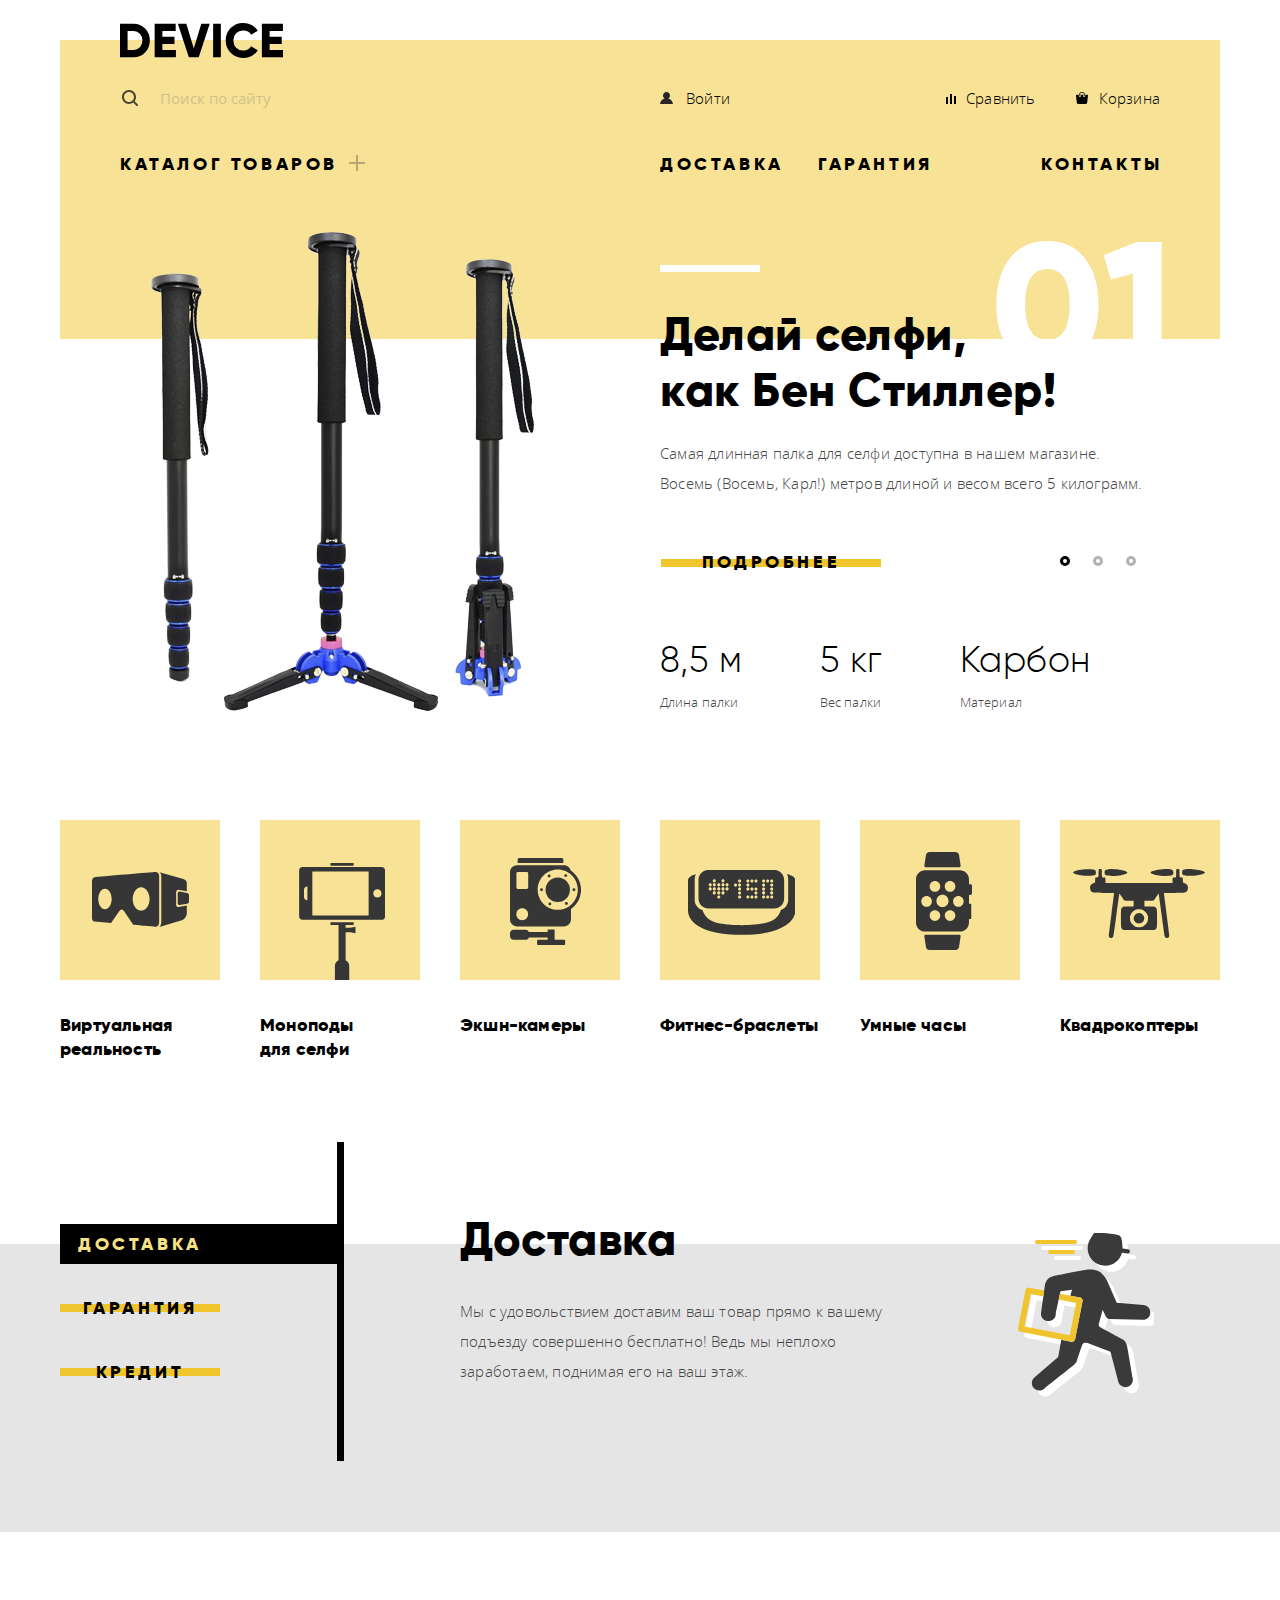
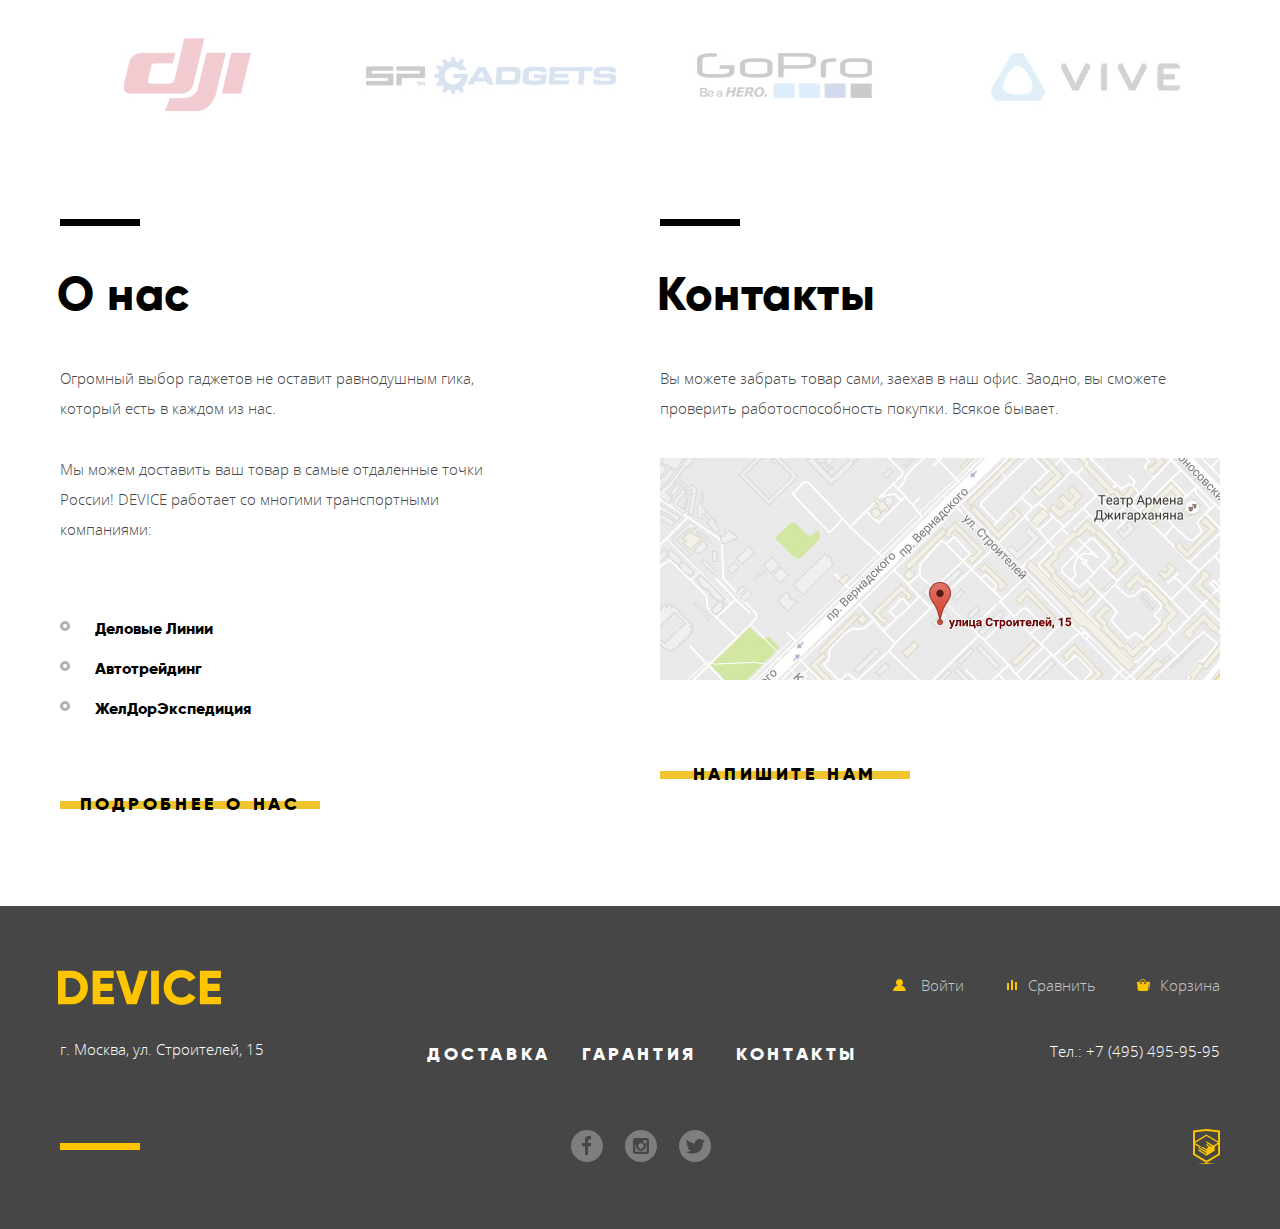
<file: index.html>
<!DOCTYPE html>
<html lang="ru">
<head>
  <meta charset="utf-8">
  <title>HTML Academy: Девайс</title>
  <link rel="stylesheet" href="css/normalize.css">
  <link rel="stylesheet" href="css/style-mini.css">
</head>
<body>
  <input class="radio-button" type="radio" id="main-item-btn-1" name="main-item-toggle" aria-label="Первый слайд" checked>
  <input class="radio-button" type="radio" id="main-item-btn-2" name="main-item-toggle" aria-label="Второй слайд">
  <input class="radio-button" type="radio" id="main-item-btn-3" name="main-item-toggle" aria-label="третий слайд">
  <input class="radio-button" type="radio" id="services-btn-1" name="services-toggle" aria-label="Доставка слайд" checked>
  <input class="radio-button" type="radio" id="services-btn-2" name="services-toggle" aria-label="Гарантия слайд">
  <input class="radio-button" type="radio" id="services-btn-3" name="services-toggle" aria-label="Кредит слайд">
  <header class="index-header container">
    <div class="center clearfix">
      <a><img src="img/logo.svg" class="logo" alt="логотип DEVICE" width="163" height="35"></a>
      <form class="search-form" action="https://echo.htmlacademy.ru" method="post">
        <input class="search-form-field" type="search" name="search" placeholder="Поиск по сайту">
        <input type="submit" name="submit" value="Найти">
      </form>
      <div class="user-block index">
        <a class="enter" href="login.html">Войти</a>
        <a class="basket" href="basket.html">Корзина</a>
        <a class="compare" href="compare.html">Сравнить</a>
      </div>
      <nav class="main-nav">
        <ul class="main-catalog">
          <li>
            <a class="index-catalog main-links" href="catalog.html">Каталог товаров</a>
            <ul class="catalog-add">
              <li><a href="virtual.html">Виртуальная реальность</a></li>
              <li><a href="bracelets.html">Фитнесс-браслеты</a></li>
              <li><a href="cameras.html">Квадрокоптеры</a></li>
              <li><a href="monopods.html">Моноподы для селфи</a></li>
              <li><a href="clocks.html">Умные часы</a></li>
              <li><a href="cameras.html">Экшн-камеры</a></li>
            </ul>
          </li>
          <li><a class="main-links" href="delivery.html">Доставка</a></li>
          <li><a class="main-links" href="warranty.html">Гарантия</a></li>
          <li><a class="main-links" href="contacts.html">Контакты</a></li>
        </ul>
      </nav>
    </div>
  </header>
  <main class="index-main">
    <section class="slider container">
      <ul class="slider-btn">
        <li>
          <label for="main-item-btn-1"></label>
        </li>
        <li>
          <label for="main-item-btn-2"></label>
        </li>
        <li>
          <label for="main-item-btn-3"></label>
        </li>
      </ul>
      <section class="main-item slider-first clearfix" id="slide-1">
        <img src="img/slider1-selfi-Ben.png" width="384" height="486" alt="Самая длинная палка для сэлфи">
        <div class="main-description first">
          <span class="number-slide">01</span>
          <h2>
            Делай селфи,<br>
            как Бен Стиллер!
          </h2>
          <p>
            Самая длинная палка для селфи доступна в нашем магазине.
          </p>
          <p>
            Восемь (Восемь, Карл!) метров длиной и весом всего 5 килограмм.
          </p>
          <a class="device-btn" href="main-selfie-stick.html">Подробнее</a>
          <ul class="main-features">
            <li>
              <span class="main-features-value">8,5 м</span>
              <span class="main-features-type">Длина палки</span>
            </li>
            <li>
              <span class="main-features-value">5 кг</span>
              <span class="main-features-type">Вес палки</span>
            </li>
            <li>
              <span class="main-features-value">Карбон</span>
              <span class="main-features-type">Материал</span>
            </li>
          </ul>
        </div>
      </section>
      <section class="main-item slider-second clearfix" id="slide-2">
        <img src="img/slider2-bracelet.png" width="345" height="485" alt="Мотивирующий фитнесс-браслет">
        <div class="main-description second">
          <span class="number-slide">02</span>
          <h2>
            Худеем<br>
            правильно!
          </h2>
          <p>
            Мотивирующие фитнесc-браслеты помогут найти в себе силы
            не&nbsp;пропускать занятия и соблюдать диету.
          </p>
          <a class="device-btn" href="main-bracelet.html">Подробнее</a>
          <ul class="main-features">
            <li>
              <span class="main-features-value">48 часов</span>
              <span class="main-features-type">Без подзарядки</span>
            </li>
          </ul>
        </div>
      </section>
      <section class="main-item slider-third clearfix" id="slide-3">
        <img src="img/slider3-quadrocopter.png" width="526" height="334" alt="Квадрокоптер с лазером">
        <div class="main-description third">
          <span class="number-slide">03</span>
          <h2>
            Порхает как бабочка,
            жалит как пчела!
          </h2>
          <p>
            Этот обычный, на первый взгляд, квадрокоптер оснащен
          </p>
          <p>
            мощным лазером, замаскированным под стандартную камеру.
          </p>
          <a class="device-btn" href="main-quadrocopter.html">Подробнее</a>
          <ul class="main-features">
            <li>
              <span class="main-features-value">800 м</span>
              <span class="main-features-type">Дальность полета</span>
            </li>
            <li>
              <span class="main-features-value">50 м</span>
              <span class="main-features-type">Радиус поражения</span>
            </li>
          </ul>
        </div>
      </section>
    </section>
    <section class="type-items container">
      <a class="type-item-link" href="virtual.html">
        <div class="type-block m-type-block-virtual">
          <img src="img/item1-virtual.svg" width="97" height="55" alt="Виртуальная реальность">
        </div>
        Виртуальная реальность
      </a>
      <a class="type-item-link" href="monopods.html">
        <div class="type-block m-type-block-selfie">
          <img src="img/item2-monopods.svg" width="86" height="117" alt="Моноподы">
        </div>
        Моноподы
      <div>для селфи</div>
      </a>
      <a class="type-item-link" href="cameras.html">
        <div class="type-block m-type-block-cameras">
          <img src="img/item3-cameras.svg" width="71" height="87" alt="Экшн-камеры">
        </div>
        Экшн-камеры
      </a>
      <a class="type-item-link" href="bracelets.html">
        <div class="type-block m-type-block-bracelets">
          <img src="img/item4-bracelets.svg" width="107" height="65" alt="Фитнес-браслеты">
        </div>
        Фитнеc-браслеты
      </a>
      <a class="type-item-link" href="clocks.html">
        <div class="type-block m-type-block-clocks">
          <img src="img/item5-clocks.svg" width="56" height="98" alt="Умные часы">
        </div>
        Умные часы
      </a>
      <a class="type-item-link" href="quadrocopters.html">
        <div class="type-block m-type-block-quadro">
          <img src="img/item6-quadrocopters.svg" width="132" height="69" alt="Квадрокоптеры">
        </div>
        Квадрокоптеры
      </a>
    </section>
    <section class="services">
      <div class="container clearfix">
        <ul class="services-btn">
          <li>
            <label class="device-btn" for="services-btn-1">Доставка</label>
          </li>
          <li>
            <label class="device-btn" for="services-btn-2">Гарантия</label>
          </li>
          <li>
            <label class="device-btn" for="services-btn-3">Кредит</label>
          </li>
        </ul>
        <section class="services-item courier" id="services-courier">
          <h2>Доставка</h2>
          <p>
            Мы с удовольствием доставим ваш товар прямо к вашему
            подъезду совершенно бесплатно! Ведь мы неплохо
            заработаем, поднимая его на ваш этаж.
          </p>
        </section>
        <section class="services-item warranty" id="services-warranty">
          <h2>Гарантия</h2>
          <p>
            Если из-за возгарания купленного у нас товара у вас сгорит
            дом &#8212; не переживайте, мы выдадим вам новый.<br>
            Товар, не дом, конечно же.
          </p>
        </section>
        <section class="services-item credit" id="services-credit">
          <h2>Кредит</h2>
          <p>
            Залезть в долговую яму стало проще! Кредитные
            консультанты подберут для вас наиболее выгодные
            условия кредита. Выгодные для нашего банка, разумеется.
          </p>
        </section>
      </div>
    </section>
    <section class="partners container">
      <a class="partner-link" href="http://www.dji.com/">
        <img src="img/brends-logo1.jpg" width="260" height="100" alt="dji-color">
      </a>
      <a class="partner-link" href="http://www.sp-gadgets.com/">
        <img src="img/brends-logo2.jpg" width="260" height="100" alt="sp-gadgets-color">
      </a>
      <a class="partner-link" href="http://gopro.ru/">
        <img src="img/brends-logo3.jpg" width="260" height="100" alt="go-pro-color">
      </a>
      <a class="partner-link" href="https://www.htcvive.com/">
        <img src="img/brends-logo4.jpg" width="260" height="100" alt="vive-color">
      </a>
    </section>
    <section class="about-company container clearfix">
      <section class="about-us">
        <h2>О нас</h2>
        <p>
          Огромный выбор гаджетов не оставит равнодушным гика,
          который есть в каждом из нас.
        </p>
        <p>
          Мы можем доставить ваш товар в самые отдаленные точки
          России! DEVICE работает со многими транспортными
          компаниями:
        </p>
        <ul>
          <li>
            <b>Деловые Линии</b>
          </li>
          <li>
            <b>Автотрейдинг</b>
          </li>
          <li>
            <b>ЖелДорЭкспедиция</b>
          </li>
        </ul>
        <a class="device-btn" href="about-us.html">Подробнее о нас</a>
      </section>
      <section class="contacts">
        <h2>Контакты</h2>
        <p>
          Вы можете забрать товар сами, заехав в наш офис. Заодно, вы сможете
          проверить работоспособность покупки. Всякое бывает.
        </p>
        <a class="map" href="https://yandex.ru/maps/?um=constructor:RDUQfAdTpPxf2D-3Zi5kxJBx49zXnQ6N&amp;source=constructorStatic" target="_blank">
          <img src="img/map-jpg.jpg"  alt="yandex-map" width="560" height="222">
        </a>
        <a class="write-us-btn device-btn" href="write-us.html">Напишите нам</a>
      </section>
    </section>
  </main>
  <footer class="index-footer">
    <div class="container clearfix">
      <div class="footer-left">
        <a>
          <img src="img/logo-footer.svg" class="logo-footer" alt="логотип DEVICE" width="163" height="35">
        </a>
        <p>
          г. Москва, ул. Строителей, 15
        </p>
      </div>
      <div class="footer-center">
        <div class="footer-links">
          <a href="delivery.html">Доставка</a>
          <a href="warranty.html">Гарантия</a>
          <a href="contacts.html">Контакты</a>
        </div>
        <div class="footer-social">
          <a class="social-btn social-btn-fb" href="https://www.facebook.com/device-shop/">
            <img src="img/social-icon-facebook.svg" class="layer" alt="Facebook" width="32" height="32">Фейсбук</a>
          <a class="social-btn social-btn-inst" href="https://www.instagram.com/device-shop/">
            <img src="img/social-icon-instagram.svg" class="layer" alt="Instagram" width="32" height="32">Инстаграм</a>
          <a class="social-btn social-btn-tw" href="https://twitter.com/device-shop/">
            <img src="img/social-icon-twitter.svg" class="layer" alt="Twitter" width="32" height="32">Твиттер</a>
        </div>
      </div>
      <div class="footer-right">
        <div class="footer-user-block index">
          <a class="footer-login" href="login.html">Войти</a>
          <a class="footer-compare" href="compare.html">Сравнить</a>
          <a class="footer-basket" href="basket.html">Корзина</a>
        </div>
        <div class="telephone">
          Тел.: +7 (495) 495-95-95
        </div>
        <div class="copyright">
          <a href="https://htmlacademy.ru/intensive/htmlcss">HTML Academy</a>
        </div>
      </div>
    </div>
  </footer>
  <div class="modal-write-us">
    <button class="modal-close" type="button">Закрыть</button>
    <form class="form-write-us" action="https://echo.htmlacademy.ru" method="post">
      <label class="form-write-us-name">
        Ваше имя:
        <input type="text" name="name" placeholder="Представтесь, пожалуйста">
      </label>
      <label class="form-write-us-email">
        Ваш e-mail:
        <input type="text" name="email" placeholder="Для отправки ответа">
      </label>
      <label class="form-write-us-letter">
        Текст письма:
        <textarea name="letter" placeholder="В свободной форме"></textarea>
      </label>
      <button class="device-btn" type="submit">Отправить</button>
    </form>
  </div>
  <div class="modal-map" id="yandex-map">
    <button class="modal-close" type="button">Закрыть</button>
  </div>
  <script type="text/javascript" charset="utf-8" async src="js/script.js"></script>
</body>
</html>
</file>
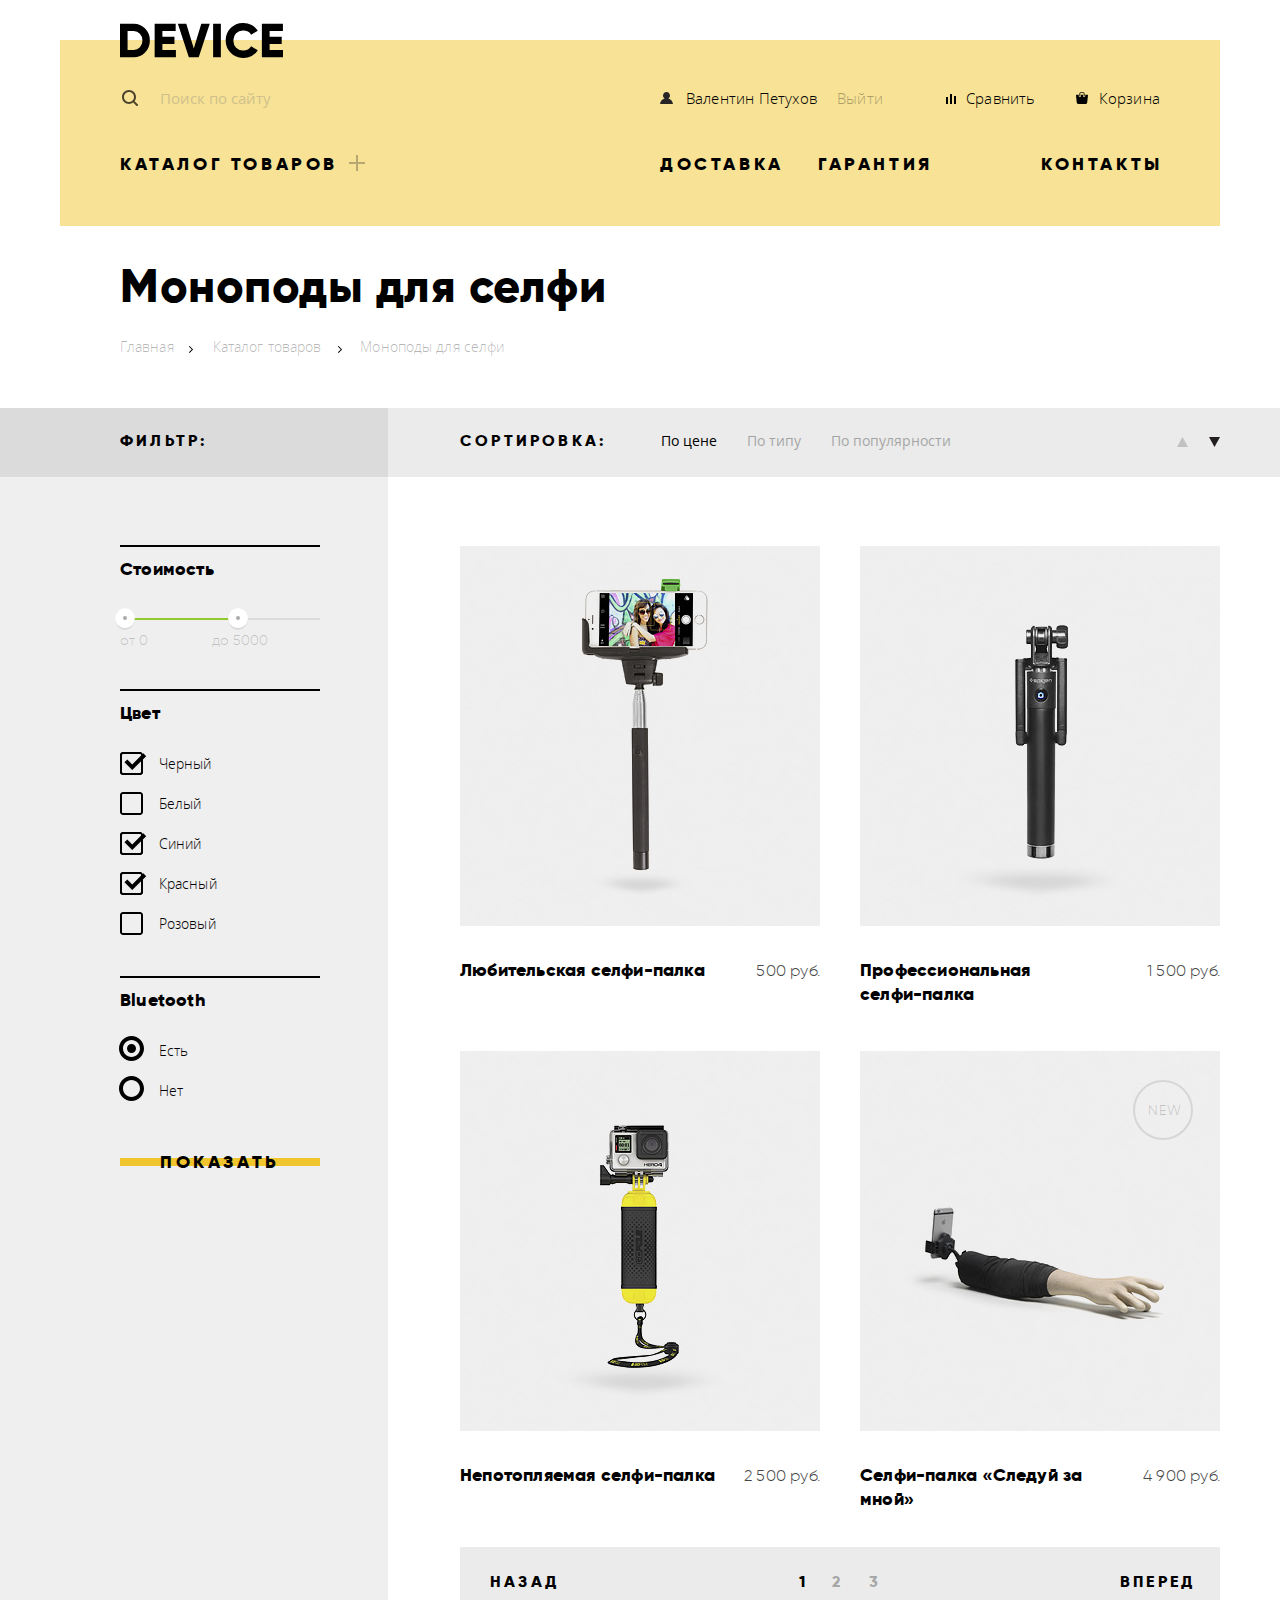
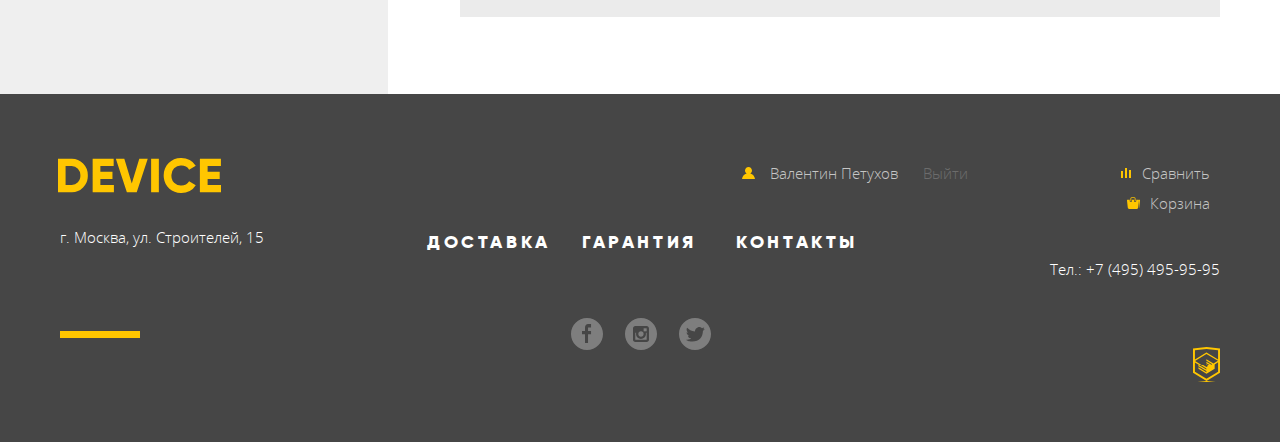
<file: catalog.html>
<!DOCTYPE html>
<html lang="ru">
<head>
  <meta charset="utf-8">
  <title>HTML Academy: Девайс</title>
  <link rel="stylesheet" href="css/normalize.css">
  <link rel="stylesheet" href="css/style.css">
</head>
<body>
  <header class="catalog-header container">
    <div class="center clearfix">
      <a href="index.html"><img src="img/logo.svg" class="logo" alt="логотип DEVICE" width="163" height="35"></a>
      <form class="search-form" action="https://echo.htmlacademy.ru" method="post">
          <input class="search-form-field" type="search" name="search" placeholder="Поиск по сайту">
          <input type="submit" name="submit" value="Найти">
      </form>
      <div class="user-block">
        <a class="enter" href="profile.html">Валентин Петухов</a>
        <a class="exit header" href="logout.html">Выйти</a>
        <a class="basket" href="basket.html">Корзина</a>
        <a class="compare" href="compare.html">Сравнить</a>
      </div>
      <nav class="main-nav">
        <ul class="main-catalog">
          <li>
            <a class="index-catalog main-links" href="catalog.html">Каталог товаров</a>
            <ul class="catalog-add">
              <li><a href="virtual.html">Виртуальная реальность</a></li>
              <li><a href="bracelets.html">Фитнесс-браслеты</a></li>
              <li><a href="cameras.html">Квадрокоптеры</a></li>
              <li><a href="monopods.html">Моноподы для селфи</a></li>
              <li><a href="clocks.html">Умные часы</a></li>
              <li><a href="cameras.html">Экшн-камеры</a></li>
            </ul>
          </li>
          <li><a class="main-links" href="delivery.html">Доставка</a></li>
          <li><a class="main-links" href="warranty.html">Гарантия</a></li>
          <li><a class="main-links" href="contacts.html">Контакты</a></li>
        </ul>
      </nav>
    </div>
  </header>
  <main class="catalog-main">
    <section class="catalog-tittle container">
      <h1>Моноподы для селфи</h1>
      <ul class="breadscrumbs">
        <li>
          <a href="index.html">Главная</a>
        </li>
        <li>
          <a href="#">Каталог товаров</a>
        </li>
        <li>
          <a class="current">Моноподы для селфи</a>
        </li>
      </ul>
    </section>
    <section class="tittles-wr">
      <div class="container">
        <h2 class="filter-tittle">Фильтр:</h2>
        <div class="catalog-sort">
          <h2>Сортировка:</h2>
          <div class="catalog-sort-direction">
             <a class="btn-up" href="#" aria-label="По возрастанию"></a>
             <a class="btn-down current" aria-label="По убыванию">down</a>
          </div>
          <div class="catalog-sort-type">
             <a class="current">По цене</a>
             <a href="#">По типу</a>
             <a href="#">По популярности</a>
          </div>
        </div>
      </div>
    </section>
    <section class="content-wr">
      <div class="height-alignment container">
        <div class="catalog-filter">
          <form class="filter-form" action="https://echo.htmlacademy.ru" method="post">
            <fieldset>
              <legend class="form-legend">Стоимость</legend>
              <div class="range-controls">
                <div class="scale">
                  <div class="bar"></div>
                </div>
                <div class="toggle toggle-min"></div>
                <div class="toggle toggle-max"></div>
              </div>
              <div class="selected-price">
                <span>от 0</span>
                <span>до 5000</span>
              </div>
            </fieldset>
            <fieldset>
              <legend class="form-legend">Цвет</legend>
              <input class="filter-checkbox" type="checkbox" name="black" id="black" checked>
              <label for="black">Черный</label>
              <input class="filter-checkbox" type="checkbox" name="white" id="white">
              <label for="white">Белый</label>
              <input class="filter-checkbox" type="checkbox" name="blue" id="blue" checked>
              <label for="blue">Синий</label>
              <input class="filter-checkbox" type="checkbox" name="red" id="red" checked>
              <label for="red">Красный</label>
              <input class="filter-checkbox" type="checkbox" name="pink" id="pink">
              <label for="pink">Розовый</label>
            </fieldset>
            <fieldset class="radio-checkbox">
              <legend class="form-legend">Bluetooth</legend>
              <input class="filter-radio" type="radio" value="Есть" name="bluetooth" id="bth-yes" checked>
              <label for="bth-yes">Есть</label>
              <input class="filter-radio" type="radio" value="Нет" name="bluetooth" id="bth-no">
              <label for="bth-no">Нет</label>
            </fieldset>
            <button class="device-btn" type="submit">Показать</button>
          </form>
        </div>
        <div class="catalog-items">
          <div class="found-items">
            <article class="object-item">
              <img class="object-img" src="img/object-item1.jpg" width="360" height="380" alt="item-1">
              <div class="object-action">
                <a class="object-action-buy device-btn" href="basket.html">В корзину</a>
                <a class="object-action-compare" href="#">Добавить к сравнению</a>
              </div>
              <div class="object-data">
              <a class="object-name" href="amateur-selfie-stick.html">Любительская селфи-палка</a>
              <span>500 руб.</span>
              </div>
            </article>
            <article class="object-item">
              <img class="object-img" src="img/object-item2.jpg" width="360" height="380" alt="item-2">
              <div class="object-action">
                <a class="object-action-buy device-btn" href="basket.html">В корзину</a>
                <a class="object-action-compare" href="#">Добавить к сравнению</a>
              </div>
              <div class="object-data">
              <a class="object-name" href="pro-selfie-stick.html">
                Профессиональная
              <div>селфи-палка</div>
              </a>
              <span>1 500 руб.</span>
              </div>
            </article>
            <article class="object-item">
              <img class="object-img" src="img/object-item3.jpg" width="360" height="380" alt="item-3">
              <div class="object-action">
                <a class="object-action-buy device-btn" href="basket.html">В корзину</a>
                <a class="object-action-compare" href="#">Добавить к сравнению</a>
              </div>
              <div class="object-data">
              <a class="object-name" href="unsinkable-selfie-stick.html">Непотопляемая селфи-палка</a>
              <span>2 500 руб.</span>
              </div>
            </article>
            <article class="object-item new">
              <img class="object-img" src="img/object-item4.jpg" width="360" height="380" alt="item-4">
              <div class="object-action">
                <a class="object-action-buy device-btn" href="basket.html">В корзину</a>
                <a class="object-action-compare" href="#">Добавить к сравнению</a>
              </div>
              <div class="object-data">
              <a class="object-name" href="follow-me-selfie-stick.html">
                Селфи-палка «Следуй за мной»
              </a>
              <span>4 900 руб.</span>
              </div>
            </article>
          </div>
          <ul class="catalog-nav">
            <li class="catalog-nav-prev">
              <a class="nav-prev-next" href="#/prev/">Назад</a>
            </li>
            <li>
              <a class="current">1</a>
            </li>
            <li>
              <a href="#/2/">2</a>
            </li>
            <li>
              <a href="#/3/">3</a>
            </li>
            <li class="catalog-nav-next">
              <a class="nav-prev-next" href="#/next/">Вперед</a>
            </li>
          </ul>
        </div>
      </div>
    </section>
  </main>
  <footer class="index-footer">
    <div class="container clearfix">
      <div class="footer-left">
        <a href="index.html">
          <img src="img/logo-footer.svg" class="logo-footer" alt="логотип DEVICE" width="163" height="35">
        </a>
        <p>
          г. Москва, ул. Строителей, 15
        </p>
      </div>
      <div class="footer-center">
        <div class="footer-links">
          <a href="delivery.html">Доставка</a>
          <a href="warranty.html">Гарантия</a>
          <a href="contacts.html">Контакты</a>
        </div>
        <div class="footer-social">
          <a class="social-btn social-btn-fb" href="https://www.facebook.com/device-shop/">
            <img src="img/social-icon-facebook.svg" class="layer" alt="Facebook" width="32" height="32">Фейсбук</a>
          <a class="social-btn social-btn-inst" href="https://www.instagram.com/device-shop/">
            <img src="img/social-icon-instagram.svg" class="layer" alt="Instagram" width="32" height="32">Инстаграм</a>
          <a class="social-btn social-btn-tw" href="https://twitter.com/device-shop/">
            <img src="img/social-icon-twitter.svg" class="layer" alt="Twitter" width="32" height="32">Твиттер</a>
        </div>
      </div>
      <div class="footer-right">
        <div class="footer-user-block catalog">
          <a class="enter footer" href="profile.html">Валентин Петухов</a>
          <a class="exit" href="logout.html">Выйти</a>
          <a class="footer-compare" href="compare.html">Сравнить</a>
          <a class="footer-basket" href="basket.html">Корзина</a>
        </div>
        <div class="telephone">
          Тел.: +7 (495) 495-95-95
        </div>
        <div class="copyright footer">
          <a href="https://htmlacademy.ru/intensive/htmlcss">HTML Academy</a>
        </div>
      </div>
    </div>
  </footer>
</body>
</html>
</file>
<file: css/style-mini.css>
body{min-width:1200px;font-weight:400;font-size:15px;font-family:"Opensans","Arial",sans-serif}@font-face{font-family:"Gilroy";src:url(../fonts/gilroyextrabold.woff2) format("woff2");src:url(../fonts/gilroyextrabold.woff) format("woff");font-weight:800;font-style:normal}@font-face{font-family:"Gilroy";src:url(../fonts/gilroylight.woff2) format("woff2");src:url(../fonts/gilroylight.woff) format("woff");font-weight:300;font-style:normal}@font-face{font-family:"Opensans";src:url(../fonts/opensans.woff2) format("woff2");src:url(../fonts/opensans.woff) format("woff");font-weight:400;font-style:normal}@font-face{font-family:"Opensans";src:url(../fonts/opensanslight.woff2) format("woff2");src:url(../fonts/opensanslight.woff) format("woff");font-weight:300;font-style:normal}.radio-button{display:none}img{max-width:100%}.clearfix::after{content:"";display:flex;clear:both}.container{width:1160px;margin:0 auto}.index-header{position:relative;min-height:265px;margin-top:40px;padding-top:34px;background-color:#f7e296}.center{padding-right:60px;padding-left:60px}.logo{float:left;margin-top:-51px}.logo[href]:hover,body{color:#464646}.logo[href]:active{color:#666}.hidden{display:none}.search-form{position:relative;float:left;width:450px;height:49px;margin-bottom:30px;line-height:36px}.search-form::before{content:"";position:absolute;top:16px;left:2px;width:16px;height:16px;background-image:url(../img/search.svg)}.search-form input[type=search]{width:315px;min-height:49px;padding-left:40px;background-color:#f7e296;border:0;border-top:2px solid transparent;border-bottom:2px solid transparent;opacity:.3}.search-form input[type=search]::-ms-clear{display:none}.search-form input[type=search]:hover,.user-block a:hover{opacity:.6}.search-form input[type=search]:focus{border-bottom:2px solid #000;outline:0;opacity:1}.search-form input[type=submit]{display:none;width:85px;min-height:49px;margin-left:-4px;background-color:#f7e296;border:2px solid #000;outline:0;cursor:pointer}.search-form input[type=submit]:hover{color:#fff;background-color:#000}.search-form input[type=submit]:active{color:rgba(255,255,255,.3)}.search-form-field+input[type=submit]:active,.search-form-field:focus+input[type=submit]{display:inline-block;vertical-align:bottom}.user-block{float:right;margin-top:6px;font-family:"Opensans","Arial",sans-serif;font-size:15px;font-weight:300;font-style:normal;font-stretch:normal;line-height:2;letter-spacing:.2px;text-align:left;color:#000}.user-block.index{width:500px}.user-block a{position:relative;float:right;margin-left:37px;padding-left:26px;line-height:36px;color:#000;text-decoration:none;letter-spacing:.2px}a.enter,a.exit{float:left;margin-left:0}a.exit{margin-left:20px;padding-left:0}a.exit.header{margin-right:20px}.enter::before{content:"";position:absolute;top:12px;left:0;width:13px;height:12px;background-image:url(../img/user.svg)}.basket::before{content:"";position:absolute;top:12px;left:3px;width:12px;height:12px;background-image:url(../img/cart.svg)}.compare::before{content:"";position:absolute;top:14px;left:6px;width:10px;height:10px;background-image:url(../img/compare.svg)}.filter-form input[type=checkbox],.filter-form input[type=radio],a.exit::before{display:none}.user-block a:active,a.exit{opacity:.3}.main-nav{position:relative;clear:both}.main-nav ul{padding-left:0;font-size:0}.main-nav li{display:inline-block;vertical-align:baseline}.main-links{font-family:"Gilroy","Arial",sans-serif;font-size:18px;font-weight:800;font-style:normal;font-stretch:normal;line-height:1.33;letter-spacing:3.6px;text-align:left;color:#000;;text-transform:uppercase;text-decoration:none;letter-spacing:3.6px}.main-nav a:hover{opacity:.6}.main-nav a:active,.type-item-link:active img{opacity:.3}.main-catalog>li:first-of-type{width:260px;margin-right:280px;margin-left:0}.index-catalog{position:relative;padding-right:27px}.index-catalog::after{content:"";position:absolute;top:2px;right:0;width:16px;height:16px;opacity:.3;background-image:url(../img/plus.svg)}.main-catalog>li:nth-of-type(2){width:130px}.main-catalog>li:nth-of-type(3){width:120px;margin-left:28px}.main-catalog>li:last-of-type{width:120px;margin-right:-1px;margin-left:103px}.catalog-add,.catalog-add::before{position:absolute;background-color:#f7e296}.catalog-add{top:20px;display:none;min-height:144px;font-size:0;z-index:5;width:640px;padding-top:22px;color:#fff;opacity:1}.catalog-add::before{content:"";bottom:0;left:-60px;z-index:-1;width:1160px;height:100%;padding-top:0}.catalog-add:hover,.index-catalog:hover+.catalog-add{display:block}.catalog-add li:nth-child(3n+1){margin-right:40px}.catalog-add li:last-child{display:flex}.catalog-add li,.slider-btn li{display:inline-block;vertical-align:baseline}.catalog-add li{width:200px}.catalog-add a{font-family:"Opensans","Arial",sans-serif;font-size:15px;font-weight:300;font-style:normal;font-stretch:normal;line-height:2.4;letter-spacing:.2px;text-align:left;color:#000;text-decoration:none}.index-main{margin-bottom:80px}.main-item{position:relative;top:-108px;display:none;min-height:400px;padding-right:50px}.slider{position:relative;min-height:495px}.main-item img{float:left}.slider-first img{position:relative;top:-3px;padding-left:90px}.slider-second img{padding-top:9px;padding-left:116px}.slider-third img{padding-top:62px;padding-left:31px}.slider-btn{position:absolute;right:84px;bottom:273px;z-index:3;padding-left:0;font-size:0}.slider-btn li{margin-left:23px}.slider-btn li:first-child{margin-left:0}.slider-btn label{padding:2px;background-color:transparent;border:3px solid #000;border-radius:50%;outline:0;cursor:pointer;opacity:.3}.slider-btn label:hover{opacity:.4}#main-item-btn-1:checked~.index-main label[for=main-item-btn-1],#main-item-btn-2:checked~.index-main label[for=main-item-btn-2],#main-item-btn-3:checked~.index-main label[for=main-item-btn-3]{opacity:1}#main-item-btn-1:checked~.index-main #slide-1,#main-item-btn-2:checked~.index-main #slide-2,#main-item-btn-3:checked~.index-main #slide-3,#services-btn-1:checked~.index-main #services-courier,#services-btn-2:checked~.index-main #services-warranty,#services-btn-3:checked~.index-main #services-credit{display:flex}.main-description{position:relative;width:511px;padding-top:35px;margin-left:126px}.main-description.second{margin-left:139px}.main-description.third{margin-left:43px}.main-description::before{content:"";position:absolute;top:34px;right:410px;width:100px;height:7px;background-color:#fff}.number-slide{position:absolute;top:-15px;right:-6px;z-index:1;font-size:180px;line-height:180px;font-family:"Gilroy","Arial",sans-serif;font-size:179px;font-weight:800;font-style:normal;font-stretch:normal;line-height:1;letter-spacing:1.8px;text-align:right;color:#fff}.main-description h2{position:relative;z-index:2;margin-top:41px;margin-bottom:19px;font-family:"Gilroy","Arial",sans-serif;font-size:47px;font-weight:800;font-style:normal;font-stretch:normal;line-height:1.19;letter-spacing:.5px;text-align:left;color:#000}.main-description h2::first-line{letter-spacing:.5px}.main-description p{width:485px;margin:0;font-family:"Opensans","Arial",sans-serif;font-size:15px;font-weight:300;font-style:normal;font-stretch:normal;line-height:2;letter-spacing:.2px;text-align:left;color:#464646}.main-description p:last-of-type{margin-bottom:44px}.main-description a{min-width:210px;max-width:385px;margin-bottom:53px;margin-left:1px}.device-btn{position:relative;display:flex;width:220px;justify-content:space-around;padding:9px 0;font-family:"Gilroy","Arial",sans-serif;font-size:18px;font-weight:800;font-style:normal;font-stretch:normal;line-height:1.33;letter-spacing:3.6px;color:#000;vertical-align:top;text-transform:uppercase;text-decoration:none}.device-btn:active{color:rgba(0,0,0,.3)}.device-btn::before{content:"";position:absolute;top:40%;left:0;z-index:-1;width:100%;height:20%;background-color:#f0c52e;transition:all .2s ease-in-out}.device-btn:hover::before,.services-btn label:hover::before{top:0;height:100%}.main-features{padding-left:0;list-style:none;font-size:0}.main-features li{display:inline-block;vertical-align:baseline}.main-features li:first-of-type{width:160px}.main-features li:not(:first-of-type){width:140px}.main-features .main-features-value{display:flex;font-family:"Gilroy","Arial",sans-serif;font-size:36px;font-weight:300;font-style:normal;font-stretch:normal;line-height:1.33;letter-spacing:.4px;text-align:left;color:#000}.main-features-type{display:flex;margin-top:7px;font-family:"Opensans","Arial",sans-serif;vertical-align:baseline;font-size:13px;font-weight:300;font-style:normal;font-stretch:normal;line-height:1.54;letter-spacing:.1px;text-align:left;color:#464646}.type-items{display:flex;position:relative;top:-14px;margin-bottom:168px;font-size:0}.type-items a{display:flex;flex-direction:column;width:160px;font-family:"Gilroy","Arial",sans-serif;vertical-align:top;font-size:18px;font-weight:800;font-style:normal;font-stretch:normal;line-height:1.33;letter-spacing:.2px;text-align:left;color:#000;text-decoration:none}.type-item-link:not(:last-of-type){margin-right:40px}.type-item-link:hover .type-block{background-color:#f0c52e}.type-item-link:active{color:rgba(0,0,0,.3)}.type-block{display:flex;justify-content:center;align-items:center;width:160px;height:160px;margin-bottom:34px;background-color:#f7e296;transition:background-color .2s ease-in}.m-type-block-virtual{height:158px;padding-bottom:2px}.m-type-block-selfie{align-items:flex-end;width:157px;padding-left:3px}.m-type-block-cameras{width:150px;height:157px;padding-top:3px;padding-left:10px}.m-type-block-bracelets{width:157px;height:155px;padding-top:5px;padding-left:3px}.m-type-block-clocks{width:153px;height:158px;padding-top:2px;padding-left:7px}.m-type-block-quadro{width:158px;height:154px;padding-top:6px;padding-right:2px}.services{min-height:288px;margin-bottom:94px;background-color:#e5e5e5}.services-btn{position:relative;top:-20px;float:left;width:300px;margin-top:0;padding-left:0;list-style:none}.services-btn::after{content:"";position:absolute;top:-82px;right:16px;display:block;width:7px;height:319px;background-color:#000}.services-btn li{margin-bottom:24px}.services-btn label{z-index:1;width:160px;max-width:250px;background-color:transparent;border:0;outline:0;cursor:pointer;font-family:"Gilroy","Arial",sans-serif;font-size:18px;font-weight:800;font-style:normal;font-stretch:normal;line-height:normal;letter-spacing:3.6px;color:#000}.services-btn label::before{content:"";position:absolute;top:40%;left:0;z-index:-1;display:block;width:100%;height:20%;background-color:#f0c52e;transition:top .2s ease-in,height .2s ease-in}#services-btn-1:checked~.index-main label[for=services-btn-1],#services-btn-2:checked~.index-main label[for=services-btn-2],#services-btn-3:checked~.index-main label[for=services-btn-3]{color:#f7e184}#services-btn-1:checked~.index-main label[for=services-btn-1]::before,#services-btn-2:checked~.index-main label[for=services-btn-2]::before,#services-btn-3:checked~.index-main label[for=services-btn-3]::before{top:0;width:280px;height:100%;background-color:#000}.services-item{display:flex;flex-direction:column;position:relative;top:-38px;display:none;float:right;width:715px;margin-right:45px;padding-top:10px;padding-left:10px}.courier,.credit,.warranty{background-image:url(../img/delivery.svg);background-repeat:no-repeat;background-position:568px 27px}.credit,.warranty{background-image:url(../img/warranty.svg);background-position:553px 2px}.credit{background-image:url(../img/credit.svg);background-position:543px 1px}.services-item h2{font-family:"Gilroy","Arial",sans-serif;font-size:47px;font-weight:800;font-style:normal;font-stretch:normal;line-height:1.02;letter-spacing:.5px;color:#000;margin-top:3px}.services-item h2,.services-item p{float:left;width:440px;margin-top:0;margin-bottom:32px;letter-spacing:.5px}.services-item p{font-family:"OpenSans","Arial",sans-serif;font-size:15px;font-weight:300;font-style:normal;font-stretch:normal;line-height:2;letter-spacing:.2px;color:#464646}.services-item img{float:right}.partners{margin-bottom:95px;font-size:0;display:flex;justify-content:space-between}.partners img{opacity:.2}.partner-link img:hover{opacity:1}.about-company h2{margin-top:50px;margin-bottom:38px;margin-left:-3px;font-family:"Gilroy","Arial",sans-serif;font-size:47px;font-weight:800;font-style:normal;font-stretch:normal;line-height:1.02;letter-spacing:.5px;text-align:left;color:#000}.about-us,.contacts{position:relative;float:left;width:475px}.contacts{float:right;width:560px}.about-us li::before,.about-us::before,.contacts::before,.footer-left::after{content:"";position:absolute;left:0;width:80px;height:7px}.about-us::before,.contacts::before{top:-2px;background-color:#000}.about-company p{margin-top:0;margin-bottom:25px;padding-top:6px;padding-right:3px;font-family:"OpenSans","Arial",sans-serif;font-size:15px;font-weight:300;line-height:2;color:#464646}.about-us ul,.footer-left a,.footer-links a{font-family:"Gilroy","Arial",sans-serif}.about-us ul{margin-top:65px;margin-bottom:55px;padding-left:0;list-style:none;font-family:"Gilroy","Arial",sans-serif;font-size:16px;font-weight:800;line-height:2.5;color:#000}.about-us li{position:relative;padding-left:35px}.about-us a{min-width:260px;max-width:475px}.about-us li::before{top:12px;width:4px;height:4px;border:3px solid #b2b2b2;border-radius:50%}.contacts img{margin-top:10px;margin-bottom:5px}.contacts .write-us-btn{min-width:250px;max-width:560px;margin-top:66px}.index-footer{min-height:209px;padding-top:54px;padding-bottom:60px;background-color:#464646}.footer-left{position:relative;float:left;width:340px;min-height:190px;margin-right:27px}.footer-left a,.footer-links a{text-decoration:none}.footer-left a{margin-left:-2px}.logo-footer{margin-top:10px;margin-bottom:5px}.footer-left img:hover{opacity:.6}.footer-left img:active{opacity:.3}.footer-left p{margin-top:20px;font-family:"OpenSans","Arial",sans-serif;font-size:15px;font-weight:300;font-style:normal;font-stretch:normal;line-height:2;letter-spacing:normal;text-align:left;color:#fff}.footer-left::after{bottom:0;background-color:#ffc600}.footer-center{float:left;width:439px;margin-top:83px}.footer-links{display:flex;flex-wrap:wrap;justify-content:space-between;height:22px;margin-bottom:62px;font-size:0}.footer-links a{text-transform:uppercase;font-family:"Gilroy","Arial",sans-serif;font-size:18px;font-weight:800;font-style:normal;font-stretch:normal;line-height:1.33;letter-spacing:3.6px;text-align:left;color:#fff}.footer-links a:last-of-type{padding:0 8px}.footer-links a:hover,.social-btn:hover{opacity:.6}.footer-links a:active{opacity:.3}.footer-social{width:160px;min-height:38px;margin:0 auto;display:flex}.social-btn{width:39px;height:38px;font-size:0;opacity:.3;margin-left:4px;margin-top:3px}.social-btn-fb,.social-btn-inst{margin-right:11px}.social-btn:active{opacity:.1}.footer-right{float:right;width:340px;padding-top:10px;text-align:right;font-family:"Opensans","Arial",sans-serif;font-size:15px;font-weight:300;font-style:normal;font-stretch:normal;line-height:2;color:#fff}.footer-user-block{margin-bottom:36px}.footer-user-block.index{float:right}.footer-user-block.catalog{float:right;width:500px;font-family:"Opensans","Arial",sans-serif}.footer-user-block.catalog:first-child{margin-right:10px}.footer-user-block a{position:relative;margin-left:35px;padding-left:25px;color:rgba(255,255,255,.7);text-decoration:none}.footer-user-block.index a:nth-child(1){margin-left:0}.enter.footer::before{content:"";position:absolute;top:15px;left:-3px;width:13px;height:12px;background-image:url(../img/user-footer.svg)}.footer-user-block.catalog a:nth-child(2){margin-left:0}.footer-user-block a::before{content:"";position:absolute;-webkit-transform:translateY(-50%);-ms-transform:translateY(-50%);transform:translateY(-50%)}.footer-login::before{top:10px;left:-3px;width:13px;height:12px;background-image:url(../img/user-footer.svg)}.footer-compare::before{top:10px;left:4px;width:10px;height:10px;background-image:url(../img/compare-footer.svg)}.footer-basket::before{top:10px;left:2px;width:13px;height:12px;background-image:url(../img/cart-footer.svg)}.footer-user-block a:hover{color:#fff}.footer-user-block a:active{opacity:.3}.telephone{margin-bottom:42px;font-family:"OpenSans","Arial",sans-serif;font-size:15px;font-weight:300;font-style:normal;font-stretch:normal;line-height:2;letter-spacing:normal;color:#fff}.breadscrumbs li,.copyright a{display:inline-block;vertical-align:baseline}.copyright a{font-size:0;text-decoration:none;width:27px;height:35px;background-image:url(../img/logo-html.svg)}.copyright a:hover{opacity:.6}.copyright a:active{opacity:.3}.modal-close{position:absolute;top:22px;right:22px;z-index:20;width:54px;height:54px;font-size:0;background-color:#f7e296;border:0;border-radius:50%;outline:0;cursor:pointer}.modal-close::after,.modal-close::before{content:"";position:absolute;top:50%;left:50%;width:32px;height:2px;background-color:#fff}.modal-close::after{-webkit-transform:translateX(-50%) rotate(45deg);-ms-transform:translateX(-50%) rotate(45deg);transform:translateX(-50%) rotate(45deg)}.modal-close::before{-webkit-transform:translateX(-50%) rotate(-45deg);-ms-transform:translateX(-50%) rotate(-45deg);transform:translateX(-50%) rotate(-45deg)}.modal-close:hover{background-color:#f0c52e}.modal-close:hover::after,.modal-close:hover::before{background-color:#f0c52e}.modal-close:active,.modal-map .modal-close:active{opacity:.1}.modal-write-us{position:fixed;top:50%;left:50%;z-index:20;display:none;width:760px;min-height:380px;padding:95px 100px 78px;background-color:#fff;box-shadow:-40px 0 40px -40px rgba(2,4,6,.75),40px 0 40px -40px rgba(2,4,6,.75),0 8px 20px 2px rgba(2,4,6,.2);-webkit-transform:translate(-50%,-50%);-ms-transform:translate(-50%,-50%);transform:translate(-50%,-50%)}.form-write-us{font-size:0}.form-write-us label{margin-bottom:40px;font-family:"Gilroy","Arial",sans-serif;font-size:18px;font-weight:800;font-style:normal;font-stretch:normal;line-height:1.33;letter-spacing:normal;color:#000}.form-write-us-email,.form-write-us-name{display:inline-block;width:360px;vertical-align:baseline}.form-write-us-email input,.form-write-us-letter textarea,.form-write-us-name input{margin-top:13px;font-size:14px;line-height:18px;font-family:"Opensans","Arial",sans-serif;background-color:#f2f2f2;border:0;outline:0}.form-write-us-email input,.form-write-us-name input{padding-top:16px;padding-bottom:16px;padding-left:20px;width:360px}.form-write-us-name{margin-right:40px}.form-write-us-letter textarea{width:740px;height:124px;padding:16px 20px;resize:horizontal}.form-write-us button{width:200px;margin-top:40px;background:0 0;border:0;outline:0;cursor:pointer}.modal-map{position:fixed;top:50%;left:50%;display:none;width:960px;height:560px;box-shadow:0 10px 20px 0 rgba(0,4,6,.2);-webkit-transform:translate(-50%,-50%);-ms-transform:translate(-50%,-50%);transform:translate(-50%,-50%)}.modal-map .modal-close{opacity:.5}.modal-show{display:flex;animation:bounce .6s}.modal-error{-webkit-animation:shake .6s;animation:shake .6s}.catalog-header{position:relative;width:1160px;min-height:152px;margin-top:40px;padding-top:34px;background-color:#f7e296}.catalog-header .logo{left:60px}.catalog-main h1{margin-top:37px;margin-bottom:24px;margin-left:60px;font-family:"Gilroy","Arial",sans-serif;font-size:47px;font-weight:800;font-style:normal;font-stretch:normal;line-height:1.02;letter-spacing:.5px;text-align:left;color:#000}.breadscrumbs{margin-bottom:49px;margin-left:60px;padding-left:0;font-size:0}.breadscrumbs li{position:relative;padding-right:39px;font-family:"OpenSans","Arial",sans-serif;font-size:14px;font-weight:300;font-style:normal;font-stretch:normal;line-height:1.71;letter-spacing:.1px;word-spacing:.1px}.breadscrumbs li::after{content:"";position:absolute;right:20px;bottom:6px;width:4px;height:7px;background-image:url(../img/nav-arrow.svg)}.breadscrumbs li:nth-child(2)::after{right:18px}.breadscrumbs li:last-child::after{display:none}.breadscrumbs a{font-size:14px;color:rgba(0,0,0,.3);text-decoration:none}.breadscrumbs a:not(.current):hover,.catalog-nav a:not(.current):not(.nav-prev-next):hover{color:rgba(0,0,0,.6)}.breadscrumbs a:not(.current):active{color:rgba(0,0,0,.1)}.tittles-wr{width:100%;overflow:hidden;background:#ebebeb;background:linear-gradient(to right,#dbdbdb 0%,#dbdbdb 50%,#ebebeb 50%,#ebebeb 100%)}.catalog-sort,.filter-tittle{padding-top:24px;padding-bottom:26px}.filter-tittle{margin:0 0 0 60px;padding-right:68px;text-transform:uppercase;font-family:"Gilroy","Arial",sans-serif;font-size:16px;font-weight:800;letter-spacing:3.2px;color:#000;float:left;width:200px;background-color:#dbdbdb}.catalog-sort{float:right;width:832px;min-height:19px;background-color:#ebebeb}.catalog-sort h2{float:left;margin:0;padding-left:72px;text-transform:uppercase;font-family:"Gilroy","Arial",sans-serif;font-size:16px;font-weight:800;letter-spacing:3.2px;color:#000}.catalog-sort .catalog-sort-type{float:right;width:499px;padding-left:50px}.catalog-sort-type a{margin-right:26px}.catalog-sort a{font-size:14px;line-height:18px;font-family:"Opensans","Arial",sans-serif;color:#000;text-decoration:none;white-space:nowrap;opacity:.3}.catalog-sort-direction{float:right;width:60px}.catalog-sort-direction a{display:inline-block;width:17px;min-height:19px;margin-right:22px;vertical-align:top}.catalog-sort-direction a:nth-child(2n){margin-right:0}.catalog-sort a:hover{opacity:.6}.catalog-sort .btn-down,.catalog-sort .btn-up{position:relative;font-size:0;opacity:.2}.catalog-sort .btn-down:hover,.catalog-sort .btn-up:hover{opacity:.4}.catalog-sort .btn-down:active,.catalog-sort .btn-up:active,.catalog-sort .current,.catalog-sort .current:hover,.catalog-sort a:active{opacity:1}.catalog-sort .btn-down::before,.catalog-sort .btn-up::before{content:"";position:absolute;top:5px;left:6px;width:11px;height:10px}.catalog-sort .btn-up::before{left:17px}.catalog-sort .btn-down::before{background-image:url(../img/icon-down-dir.svg)}.catalog-sort .btn-up::before{background-image:url(../img/icon-up-dir.svg)}.content-wr{overflow:hidden;background:#efefef;background:linear-gradient(to right,#efefef 0%,#efefef 50%,#fff 50%,#fff 100%)}.height-alignment{display:flex;align-content:stretch}.catalog-filter{width:268px;margin-left:60px;background-color:#efefef}.filter-form{width:200px;padding-top:68px;padding-right:68px}.filter-form fieldset{position:relative;margin:0;padding:0 0 32px;border:0}.filter-form fieldset:last-of-type{padding-bottom:31px}.form-legend{width:100%;margin-bottom:18px;padding-top:11px;font-family:"Gilroy","Arial",sans-serif;font-size:18px;font-weight:800;line-height:1.33;letter-spacing:.2px;text-align:left;color:#000;border-top:2px solid #000}.range-controls{position:relative;width:195px;margin-top:18px;padding-left:5px}.range-controls .bar{width:112px;height:2px;background:#91c92f}.range-controls .toggle{position:absolute;top:-10px;left:-10px;width:20px;height:22px;background-image:url(../img/filter-button-1.svg);border-radius:50%;cursor:pointer}.range-controls .toggle:active{background-image:url(../img/filter-button-2.svg)}.range-controls .toggle-min{left:-5px}.range-controls .toggle-max{left:108px}.range-controls .scale{height:2px;background-color:#dbdbdb}.selected-price{margin-top:9px;padding-bottom:4px;font-family:"Gilroy","Arial",sans-serif;font-size:14px;font-weight:300;line-height:1.71;color:rgba(0,0,0,.2)}.selected-price span:first-child{margin-right:60px}.filter-form label{position:relative;display:flex;padding-left:39px;font-family:"OpenSans","Arial",sans-serif;font-size:14px;font-weight:300;font-style:normal;font-stretch:normal;line-height:2.86;letter-spacing:.1px;color:#000;cursor:pointer}.filter-form label::before{content:"";position:absolute;top:8px;left:0;width:23px;height:23px;background-image:url(../img/checkbox-off.svg)}.radio-checkbox label::before{content:"";position:absolute;top:5px;left:-1px;width:25px;height:25px;background-image:url(../img/radio-off.svg)}.filter-checkbox:enabled+label:hover::before{opacity:.6}.filter-checkbox:checked+label:hover::before{opacity:.6}.filter-checkbox:checked+label:hover::after{opacity:.6}.filter-checkbox:checked+label::after{content:"";position:absolute;bottom:9px;left:0;width:27px;height:23px;background-image:url(../img/checkbox-on.svg)}.filter-radio:enabled+label:hover::before{opacity:.6}.filter-radio:enabled:checked+label:hover::before{opacity:.6}.filter-radio:enabled:checked+label:hover::after{opacity:.6}.filter-radio:checked+label::after{content:"";background-color:#000;position:absolute;top:13px;left:7px;box-sizing:border-box;width:9px;height:9px;border:4px solid #000;border-radius:50%}.filter-checkbox:disabled+label,.filter-checkbox:disabled+label:hover,.filter-radio:disabled+label,.filter-radio:disabled+label:hover{opacity:.25}.filter-form button{z-index:1;width:200px;height:40px;background-color:transparent;border:0;outline:0;cursor:pointer}.catalog-items{width:832px;padding-top:50px;background-color:#fff}.found-items{display:flex;flex-wrap:wrap;margin-bottom:10px;padding-left:72px;font-size:0}.object-item{position:relative;width:360px;min-height:486px;margin-top:19px;font-size:0}.object-item:nth-of-type(2n+1){margin-right:40px}.object-img{width:360px;height:380px;margin-bottom:33px}.new::after{content:"NEW";position:absolute;top:29px;right:27px;width:30px;height:16px;padding:20px 13px;font-size:14px;font-family:"Gilroy","Arial",sans-serif;text-align:center;color:rgba(0,0,0,.2);letter-spacing:1px;border:2px solid rgba(0,0,0,.1);border-radius:50%}.object-action:hover,.object-img:hover+.object-action{display:block}.object-action{position:absolute;top:170px;left:80px;z-index:1;display:none;width:200px}.object-action:hover::before,.object-img:hover+.object-action::before{content:"";position:absolute;top:-170px;left:-80px;z-index:-1;width:360px;height:380px;background-color:rgba(238,238,238,.7)}a.object-action-buy{width:190px}.object-action .object-action-compare,.object-name{display:inline-block;vertical-align:baseline;text-decoration:none}.object-action .object-action-compare{line-height:36px;text-align:center;color:rgba(0,0,0,.5);width:200px;font-size:13px}.object-action .object-action-compare:hover{color:#000}.object-action .object-action-compare:active{color:rgba(0,0,0,.2)}.object-data{display:flex}.object-name{width:260px;margin:0;font-family:"Gilroy","Arial",sans-serif;font-size:18px;font-weight:800;line-height:1.33;letter-spacing:.2px;color:#000}.object-name:hover{opacity:.6}.object-name:active{opacity:.3}.catalog-nav a,.object-item span{font-size:16px}.object-item span{width:100px;text-align:right;font-family:"Gilroy","Arial",sans-serif;font-weight:300;line-height:1.5;letter-spacing:.2px;vertical-align:top}.catalog-nav{position:relative;display:flex;justify-content:center;width:510px;min-height:20px;margin-bottom:77px;margin-left:72px;padding:23px 125px;list-style:none;font-size:0;text-align:center;background-color:#ebebeb}.catalog-nav li{margin-right:12px;margin-left:12px;font-size:16px}li.catalog-nav-next,li.catalog-nav-prev{position:absolute;top:0;width:125px;height:70px;margin:0}li.catalog-nav-prev{left:0;text-align:center;margin-top:23px;margin-left:2px}li.catalog-nav-next{right:0;text-align:left;margin-top:23px;margin-left:2px}.catalog-nav a{font-family:"Gilroy","Arial",sans-serif;font-size:16px;font-weight:800;line-height:1.5;letter-spacing:3.2px;color:#000;vertical-align:baseline;color:rgba(0,0,0,.3);text-transform:uppercase;text-decoration:none}.catalog-nav-next a,.catalog-nav-prev a{width:85px;padding:25px 25px;color:#000}.catalog-nav .current{color:#000}.catalog-nav a:not(.current):not(.nav-prev-next):active{color:#000}.catalog-nav-next .nav-prev-next:hover,.catalog-nav-prev .nav-prev-next:hover{color:#000;background-color:#d9d9d9}.catalog-nav-next .nav-prev-next:active,.catalog-nav-prev .nav-prev-next:active{color:rgba(0,0,0,.3)}@keyframes bounce{0%{transform:translateY(-2000px)}70%{transform:translateY(30px)}90%{transform:translateY(-10px)}to{transform:translateY(0)}}@keyframes shake{0%,to{transform:translateX(0)}10%,30%,50%,70%,90%{transform:translateX(-10px)}20%,40%,60%,80%{transform:translateX(10px)}}
</file>
<file: css/style.css>
body {
  min-width: 1200px;
  font-weight: 400;
  font-size: 15px;
  font-family: "Opensans", "Arial", sans-serif;
}

@font-face {
  font-family:"Gilroy";
  src: url("../fonts/gilroyextrabold.woff2") format("woff2");
  src: url("../fonts/gilroyextrabold.woff") format("woff");
  font-weight: 800;
  font-style: normal;
}

@font-face {
  font-family:"Gilroy";
  src: url("../fonts/gilroylight.woff2") format("woff2");
  src: url("../fonts/gilroylight.woff") format("woff");
  font-weight: 300;
  font-style: normal;
}

@font-face {
  font-family:"Opensans";
  src: url("../fonts/opensans.woff2") format("woff2");
  src: url("../fonts/opensans.woff") format("woff");
  font-weight: 400;
  font-style: normal;
}

@font-face {
  font-family:"Opensans";
  src: url("../fonts/opensanslight.woff2") format("woff2");
  src: url("../fonts/opensanslight.woff") format("woff");
  font-weight: 300;
  font-style: normal;
}

.radio-button {
  display: none
}

img {
  max-width: 100%;
}

.clearfix::after {
  content: "";
  display: flex;
  clear: both;
}

.container {
  width: 1160px;
  margin: 0 auto;
}

.index-header {
  position: relative;
  min-height: 265px;
  margin-top: 40px;
  padding-top: 34px;
  background-color: #f7e296;
}

.center {
  padding-right:60px;
  padding-left:60px;
}

.logo {
  float: left;
  margin-top: -51px;
}

.logo[href]:hover,body {
  color: #464646;
}

.logo[href]:active {
  color: #666666;
}

.hidden {
  display: none;
}

.search-form {
  position: relative;
  float: left;
  width: 450px;
  height: 49px;
  margin-bottom: 30px;
  line-height: 36px;
}

.search-form::before {
  content: "";
  position: absolute;
  top: 16px;
  left: 2px;
  width: 16px;
  height: 16px;
  background-image: url(../img/search.svg);
}

.search-form input[type=search] {
  width: 315px;
  min-height: 49px;
  padding-left: 40px;
  background-color: #f7e296;
  border: none;
  border-top: 2px solid transparent;
  border-bottom: 2px solid transparent;
  opacity: 0.3;
}

.search-form input[type=search]::-ms-clear {
  display: none;
}

.search-form input[type=search]:hover,.user-block a:hover {
  opacity: 0.6;
}

.search-form input[type=search]:focus {
  border-bottom: 2px solid #000000;
  outline: none;
  opacity: 1;
}

.search-form input[type=submit]{
  display: none;
  width: 85px;
  min-height: 49px;
  margin-left: -4px;
  background-color: #f7e296;
  border: 2px solid #000000;
  outline: none;
  cursor: pointer;
}

.search-form input[type=submit]:hover {
  color: #ffffff;
  background-color: #000000;
}

.search-form input[type=submit]:active {
  color: rgba(255,255,255,.3);
}

.search-form-field+input[type=submit]:active,.search-form-field:focus+input[type=submit]{
  display: inline-block;
  vertical-align: bottom;
}

.user-block {
  float: right;
  margin-top: 6px;

  font-family: "Opensans", "Arial", sans-serif;
  font-size: 15px;
  font-weight: 300;
  font-style: normal;
  font-stretch: normal;
  line-height: 2;
  letter-spacing: 0.2px;
  text-align: left;
  color: #000000;
}

.user-block.index {
  width: 500px;
}

.user-block a {
  position: relative;
  float: right;
  margin-left: 37px;
  padding-left: 26px;
  line-height: 36px;
  color: #000000;
  text-decoration: none;
  letter-spacing: 0.2px;
}

a.enter,a.exit {
  float: left;
  margin-left: 0;
}

a.exit {
  margin-left: 20px;
  padding-left: 0;
}

a.exit.header {
  margin-right: 20px;
}

.enter::before {
  content: "";
  position: absolute;
  top: 12px;
  left: 0;
  width: 13px;
  height: 12px;
  background-image: url(../img/user.svg);
}

.basket::before {
  content: "";
  position: absolute;
  top: 12px;
  left: 3px;
  width: 12px;
  height: 12px;
  background-image: url(../img/cart.svg);
}

.compare::before {
  content: "";
  position: absolute;
  top: 14px;
  left: 6px;
  width: 10px;
  height: 10px;
  background-image: url(../img/compare.svg);
}

.filter-form input[type=checkbox],.filter-form input[type=radio],a.exit::before {
  display:none;
}

.user-block a:active,a.exit {
  opacity: 0.3;
}

.main-nav {
  position: relative;
  clear: both;
}

.main-nav ul {
  padding-left: 0;
  font-size: 0;
}

.main-nav li {
  display: inline-block;
  vertical-align: baseline;
}

.main-links {
  font-family:"Gilroy", "Arial", sans-serif;
  font-size: 18px;
  font-weight: 800;
  font-style: normal;
  font-stretch: normal;
  line-height: 1.33;
  letter-spacing: 3.6px;
  text-align: left;
  color: #000000;;
  text-transform: uppercase;
  text-decoration: none;
  letter-spacing: 3.6px;
}

.main-nav a:hover {
  opacity: 0.6;
}

.main-nav a:active,.type-item-link:active img {
  opacity: 0.3;
}

.main-catalog>li:first-of-type {
  width: 260px;
  margin-right: 280px;
  margin-left: 0;
}

.index-catalog {
  position: relative;
  padding-right: 27px;
}

.index-catalog::after {
  content: "";
  position: absolute;
  top: 2px;
  right: 0;
  width: 16px;
  height: 16px;
  opacity: 0.3;
  background-image: url(../img/plus.svg);
}

.main-catalog>li:nth-of-type(2) {
  width: 130px;
}

.main-catalog>li:nth-of-type(3) {
  width: 120px;
  margin-left: 28px;
}

.main-catalog>li:last-of-type {
  width: 120px;
  margin-right: -1px;
  margin-left: 103px;
}

.catalog-add,.catalog-add::before {
  position: absolute;
  background-color: #f7e296;
}

.catalog-add {
  top: 20px;
  display: none;
  min-height: 144px;
  font-size: 0;
  z-index: 5;
  width: 640px;
  padding-top: 22px;
  color: #ffffff;
  opacity: 1;
}

.catalog-add::before{
  content: "";
  bottom: 0;
  left: -60px;
  z-index: -1;
  width: 1160px;
  height: 100%;
  padding-top: 0;
}

.catalog-add:hover,.index-catalog:hover+.catalog-add {
  display: block;
}

.catalog-add li:nth-child(3n+1) {
  margin-right: 40px;
}

.catalog-add li:last-child {
  display: flex;
}

.catalog-add li,.slider-btn li{
  display: inline-block;
  vertical-align: baseline;
}

.catalog-add li {
  width: 200px;
}

.catalog-add a {
  font-family: "Opensans", "Arial", sans-serif;
  font-size: 15px;
  font-weight: 300;
  font-style: normal;
  font-stretch: normal;
  line-height: 2.4;
  letter-spacing: 0.2px;
  text-align: left;
  color: #000000;
  text-decoration: none;
}

.index-main {
  margin-bottom: 80px;
}

.main-item {
  position: relative;
  top: -108px;
  display: none;
  min-height: 400px;
  padding-right: 50px;
}

.slider {
  position: relative;
  min-height :495px;
}

.main-item img {
  float: left;
}

.slider-first img {
  position: relative;
  top: -3px;
  padding-left: 90px;
}

.slider-second img {
  padding-top: 9px;
  padding-left: 116px;
}

.slider-third img {
  padding-top: 62px;
  padding-left: 31px;
}

.slider-btn {
  position: absolute;
  right: 84px;
  bottom: 273px;
  z-index: 3;
  padding-left: 0;
  font-size: 0;
}

.slider-btn li {
  margin-left: 23px;
}

.slider-btn li:first-child {
  margin-left: 0;
}

.slider-btn label {
  padding: 2px;
  background-color: transparent;
  border: 3px solid #000000;
  border-radius: 50%;
  outline: none;
  cursor: pointer;
  opacity: 0.3;
}

.slider-btn label:hover {
  opacity: 0.4;
}

#main-item-btn-1:checked~.index-main label[for=main-item-btn-1],#main-item-btn-2:checked~.index-main label[for=main-item-btn-2],#main-item-btn-3:checked~.index-main label[for=main-item-btn-3] {
  opacity: 1;
}

#main-item-btn-1:checked~.index-main #slide-1,#main-item-btn-2:checked~.index-main #slide-2,#main-item-btn-3:checked~.index-main #slide-3,#services-btn-1:checked~.index-main #services-courier,#services-btn-2:checked~.index-main #services-warranty,#services-btn-3:checked~.index-main #services-credit {
  display: flex;
}

.main-description {
  position: relative;
  width: 511px;
  padding-top: 35px;
  margin-left: 126px;
}

.main-description.second {
  margin-left: 139px;
}

.main-description.third {
  margin-left: 43px;
}

.main-description::before {
  content: "";
  position: absolute;
  top: 34px;
  right: 410px;
  width: 100px;
  height: 7px;
  background-color: #ffffff;
}

.number-slide {
  position: absolute;
  top: -15px;
  right: -6px;
  z-index: 1;
  font-size: 180px;
  line-height: 180px;
  font-family: "Gilroy", "Arial", sans-serif;
  font-size: 179px;
  font-weight: 800;
  font-style: normal;
  font-stretch: normal;
  line-height: 1;
  letter-spacing: 1.8px;
  text-align: right;
  color: #ffffff;
}

.main-description h2 {
  position: relative;
  z-index: 2;
  margin-top: 41px;
  margin-bottom: 19px;
  font-family: "Gilroy", "Arial", sans-serif;
  font-size: 47px;
  font-weight: 800;
  font-style: normal;
  font-stretch: normal;
  line-height: 1.19;
  letter-spacing: 0.5px;
  text-align: left;
  color: #000000;
}

.main-description h2::first-line {
  letter-spacing: 0.5px;
}

.main-description p {
  width: 485px;
  margin: 0;
  font-family: "Opensans", "Arial", sans-serif;
  font-size: 15px;
  font-weight: 300;
  font-style: normal;
  font-stretch: normal;
  line-height: 2;
  letter-spacing: 0.2px;
  text-align: left;
  color: #464646;
}

.main-description p:last-of-type {
  margin-bottom: 44px;
}

.main-description a {
  min-width: 210px;
  max-width: 385px;
  margin-bottom: 53px;
  margin-left: 1px;
}

.device-btn {
  position: relative;
  display: flex;
  width: 220px;
  justify-content: space-around;
  padding: 9px 0;
  font-family: "Gilroy", "Arial", sans-serif;
  font-size: 18px;
  font-weight: 800;
  font-style: normal;
  font-stretch: normal;
  line-height: 1.33;
  letter-spacing: 3.6px;
  color: #000000;
  vertical-align: top;
  text-transform: uppercase;
  text-decoration: none;
}

.device-btn:active {
  color: rgba(0,0,0,0.3);
}

.device-btn::before {
  content: "";
  position: absolute;
  top: 40%;
  left: 0;
  z-index: -1;
  width: 100%;
  height: 20%;
  background-color: #f0c52e;
  transition: all .2s ease-in-out;
}

.device-btn:hover::before,.services-btn label:hover::before {
  top: 0;
  height: 100%;
}

.main-features {
  padding-left: 0;
  list-style: none;
  font-size: 0;
}

.main-features li {
  display: inline-block;
  vertical-align: baseline;
}

.main-features li:first-of-type {
  width: 160px;
}

.main-features li:not(:first-of-type) {
  width:140px
}

.main-features .main-features-value {
  display: flex;
  font-family: "Gilroy", "Arial", sans-serif;
  font-size: 36px;
  font-weight: 300;
  font-style: normal;
  font-stretch: normal;
  line-height: 1.33;
  letter-spacing: 0.4px;
  text-align: left;
  color: #000000;
}

.main-features-type {
  display: flex;
  margin-top: 7px;
  font-family: "Opensans", "Arial", sans-serif;
  vertical-align: baseline;
  font-size: 13px;
  font-weight: 300;
  font-style: normal;
  font-stretch: normal;
  line-height: 1.54;
  letter-spacing: 0.1px;
  text-align: left;
  color: #464646;
}

.type-items {
  display: flex;
  position: relative;
  top: -14px;
  margin-bottom: 168px;
  font-size: 0;
}

.type-items a {
  display: flex;
  flex-direction: column;
  width: 160px;
  font-family: "Gilroy","Arial",sans-serif;
  vertical-align: top;
  font-size: 18px;
  font-weight: 800;
  font-style: normal;
  font-stretch: normal;
  line-height: 1.33;
  letter-spacing: 0.2px;
  text-align: left;
  color: #000000;
  text-decoration: none;
}

.type-item-link:not(:last-of-type) {
  margin-right: 40px
}

.type-item-link:hover .type-block {
  background-color: #f0c52e;
}

.type-item-link:active {
  color: rgba(0,0,0,0.3);
}

.type-block {
  display: flex;
  justify-content: center;
  align-items: center;
  width: 160px;
  height: 160px;
  margin-bottom: 34px;
  background-color: #f7e296;
  transition: background-color .2s ease-in;
}

.m-type-block-virtual {
  height: 158px;
  padding-bottom: 2px;
}

.m-type-block-selfie {
  align-items: flex-end;
  width: 157px;
  padding-left: 3px;
}

.m-type-block-cameras {
  width: 150px;
  height: 157px;
  padding-top: 3px;
  padding-left: 10px;
}

.m-type-block-bracelets {
  width: 157px;
  height: 155px;
  padding-top: 5px;
  padding-left: 3px;
}

.m-type-block-clocks  {
  width: 153px;
  height: 158px;
  padding-top: 2px;
  padding-left: 7px;
}

.m-type-block-quadro {
  width: 158px;
  height: 154px;
  padding-top: 6px;
  padding-right: 2px;
}

.services {
  min-height: 288px;
  margin-bottom: 94px;
  background-color: #e5e5e5;
}

.services-btn {
  position: relative;
  top: -20px;
  float: left;
  width: 300px;
  margin-top: 0;
  padding-left: 0;
  list-style: none;
}

.services-btn::after {
  content: "";
  position: absolute;
  top: -82px;
  right: 16px;
  display: block;
  width: 7px;
  height: 319px;
  background-color: #000000;
}

.services-btn li {
  margin-bottom: 24px;
}

.services-btn label {
  z-index: 1;
  width: 160px;
  max-width: 250px;
  background-color: transparent;
  border: none;
  outline: none;
  cursor: pointer;
  font-family: "Gilroy", "Arial", sans-serif;
  font-size: 18px;
  font-weight: 800;
  font-style: normal;
  font-stretch: normal;
  line-height: normal;
  letter-spacing: 3.6px;
  color: #000000;
}

.services-btn label::before{
  content: "";
  position: absolute;
  top: 40%;
  left: 0;
  z-index: -1;
  display: block;
  width: 100%;
  height: 20%;
  background-color: #f0c52e;
  transition: top .2s ease-in,height .2s ease-in;
}

#services-btn-1:checked~.index-main label[for=services-btn-1],#services-btn-2:checked~.index-main label[for=services-btn-2],#services-btn-3:checked~.index-main label[for=services-btn-3] {
  color: #f7e184;
}

#services-btn-1:checked~.index-main label[for=services-btn-1]::before,#services-btn-2:checked~.index-main label[for=services-btn-2]::before,#services-btn-3:checked~.index-main label[for=services-btn-3]::before {
  top: 0;
  width: 280px;
  height: 100%;
  background-color: #000000;
}

.services-item {
  display: flex;
  flex-direction: column;
  position: relative;
  top: -38px;
  display: none;
  float: right;
  width: 715px;
  margin-right: 45px;
  padding-top: 10px;
  padding-left: 10px;
}

.courier,.credit,.warranty {
  background-image: url(../img/delivery.svg);
  background-repeat: no-repeat;
  background-position: 568px 27px;
}

.credit,.warranty {
  background-image: url(../img/warranty.svg);
  background-position: 553px 2px;
}

.credit {
  background-image: url(../img/credit.svg);
  background-position: 543px 1px;
}

.services-item h2 {
  font-family: "Gilroy", "Arial", sans-serif;
  font-size: 47px;
  font-weight: 800;
  font-style: normal;
  font-stretch: normal;
  line-height: 1.02;
  letter-spacing: 0.5px;
  color: #000000;
  margin-top: 3px;
}

.services-item h2,.services-item p {
  float: left;
  width: 440px;
  margin-top: 0;
  margin-bottom: 32px;
  letter-spacing: 0.5px;
}

.services-item p {
  font-family: "OpenSans", "Arial", sans-serif;
  font-size: 15px;
  font-weight: 300;
  font-style: normal;
  font-stretch: normal;
  line-height: 2;
  letter-spacing: 0.2px;
  color: #464646;
}

.services-item img {
  float: right;
}

.partners {
  margin-bottom: 95px;
  font-size: 0;
  display: flex;
  justify-content: space-between;
}

.partners img{
  opacity: 0.2;
}

.partner-link img:hover{
  opacity: 1;
}

.about-company h2 {
  margin-top: 50px;
  margin-bottom: 38px;
  margin-left: -3px;
  font-family: "Gilroy", "Arial", sans-serif;
  font-size: 47px;
  font-weight: 800;
  font-style: normal;
  font-stretch: normal;
  line-height: 1.02;
  letter-spacing: 0.5px;
  text-align: left;
  color: #000000;
}

.about-us,.contacts {
  position: relative;
  float: left;
  width: 475px;
}

.contacts {
  float: right;
  width: 560px
}

.about-us li::before,.about-us::before,.contacts::before,.footer-left::after {
  content: "";
  position: absolute;
  left: 0;
  width: 80px;
  height: 7px;
}

.about-us::before,.contacts::before {
  top: -2px;
  background-color: #000000;
}

.about-company p {
  margin-top: 0;
  margin-bottom: 25px;
  padding-top: 6px;
  padding-right: 3px;
  font-family: "OpenSans", "Arial", sans-serif;
  font-size: 15px;
  font-weight: 300;
  line-height: 2;
  color: #464646;
}

.about-us ul,.footer-left a,.footer-links a {
  font-family: "Gilroy", "Arial", sans-serif;
}

.about-us ul {
  margin-top: 65px;
  margin-bottom: 55px;
  padding-left: 0;
  list-style: none;
  font-family: "Gilroy", "Arial", sans-serif;
  font-size: 16px;
  font-weight: 800;
  line-height: 2.5;
  color: #000000;
}

.about-us li {
  position: relative;
  padding-left: 35px;
}

.about-us a {
  min-width: 260px;
  max-width: 475px;
}

.about-us li::before {
  top: 12px;
  width: 4px;
  height: 4px;
  border: 3px solid #b2b2b2;
  border-radius: 50%;
}

.contacts img {
  margin-top: 10px;
  margin-bottom: 5px;
}

.contacts .write-us-btn {
  min-width: 250px;
  max-width: 560px;
  margin-top: 66px;
}

.index-footer {
  min-height: 209px;
  padding-top: 54px;
  padding-bottom: 60px;
  background-color: #464646;
}

.footer-left {
  position: relative;
  float: left;
  width: 340px;
  min-height: 190px;
  margin-right: 27px;
}

.footer-left a,.footer-links a {
  text-decoration: none;
}

.footer-left a {
  margin-left: -2px;
}

.logo-footer {
  margin-top: 10px;
  margin-bottom: 5px;
}

.footer-left img:hover {
  opacity: 0.6;
}

.footer-left img:active {
  opacity: 0.3;
}

.footer-left p {
  margin-top: 20px;
  font-family: "OpenSans", "Arial", sans-serif;
  font-size: 15px;
  font-weight: 300;
  font-style: normal;
  font-stretch: normal;
  line-height: 2;
  letter-spacing: normal;
  text-align: left;
  color: #ffffff;
}

.footer-left::after {
  bottom: 0;
  background-color: #ffc600;
}

.footer-center {
  float: left;
  width: 439px;
  margin-top: 83px;
}

.footer-links {
  display: flex;
  flex-wrap: wrap;
  justify-content: space-between;
  height: 22px;
  margin-bottom: 62px;
  font-size: 0;
}

.footer-links a {
  text-transform: uppercase;
  font-family: "Gilroy", "Arial", sans-serif;
  font-size: 18px;
  font-weight: 800;
  font-style: normal;
  font-stretch: normal;
  line-height: 1.33;
  letter-spacing: 3.6px;
  text-align: left;
  color: #ffffff;
}

.footer-links a:last-of-type {
  padding: 0 8px;
}

.footer-links a:hover,.social-btn:hover {
  opacity: 0.6;
}

.footer-links a:active {
  opacity: 0.3;
}

.footer-social {
  width: 160px;
  min-height: 38px;
  margin: 0 auto;
  display: flex;
}

.social-btn {
  width: 39px;
  height: 38px;
  font-size: 0;
  opacity: 0.3;
  margin-left: 4px;
  margin-top: 3px;
}

.social-btn-fb,.social-btn-inst {
  margin-right: 11px;
}

.social-btn:active {
  opacity: 0.1;
}

.footer-right {
  float: right;
  width: 340px;
  padding-top: 10px;
  text-align: right;
  font-family: "Opensans", "Arial", sans-serif;
  font-size: 15px;
  font-weight: 300;
  font-style: normal;
  font-stretch: normal;
  line-height: 2;
  color: #ffffff;
}

.footer-user-block {
  margin-bottom: 36px;
}

.footer-user-block.index {
  float: right;
}

.footer-user-block.catalog {
  float: right;
  width: 500px;
  font-family: "Opensans", "Arial", sans-serif;
}

.footer-user-block.catalog:first-child {
  margin-right: 10px;
}

.footer-user-block a {
  position: relative;
  margin-left: 35px;
  padding-left: 25px;
  color: rgba(255,255,255,0.7);
  text-decoration: none;
}

.footer-user-block.index a:nth-child(1) {
  margin-left: 0;
}

.enter.footer::before {
  content: "";
  position: absolute;
  top: 15px;
  left: -3px;
  width: 13px;
  height: 12px;
  background-image: url(../img/user-footer.svg);
}

.footer-user-block.catalog a:nth-child(2) {
  margin-left: 0;
}

.footer-user-block a::before {
  content: "";
  position: absolute;
  -webkit-transform: translateY(-50%);
  -ms-transform: translateY(-50%);
  transform: translateY(-50%);
}

.footer-login::before {
  top: 10px;
  left: -3px;
  width: 13px;
  height: 12px;
  background-image: url(../img/user-footer.svg);
}

.footer-compare::before {
  top: 10px;
  left: 4px;
  width: 10px;
  height: 10px;
  background-image: url(../img/compare-footer.svg);
}

.footer-basket::before {
  top: 10px;
  left: 2px;
  width: 13px;
  height: 12px;
  background-image: url(../img/cart-footer.svg);
}

.footer-user-block a:hover {
  color: #ffffff;
}

.footer-user-block a:active {
  opacity: 0.3;
}

.telephone {
  margin-bottom: 42px;
  font-family: "OpenSans", "Arial", sans-serif;
  font-size: 15px;
  font-weight: 300;
  font-style: normal;
  font-stretch: normal;
  line-height: 2;
  letter-spacing: normal;
  color: #ffffff;
}

.breadscrumbs li,.copyright a {
  display: inline-block;
  vertical-align: baseline;
}

.copyright a {
  font-size: 0;
  text-decoration: none;
  width: 27px;
  height: 35px;
  background-image: url(../img/logo-html.svg);
}

.copyright a:hover {
  opacity: 0.6;
}

.copyright a:active {
  opacity: 0.3;
}

.modal-close {
  position: absolute;
  top: 22px;
  right: 22px;
  z-index: 20;
  width: 54px;
  height: 54px;
  font-size: 0;
  background-color: #f7e296;
  border: none;
  border-radius: 50%;
  outline: none;
  cursor: pointer;
}

.modal-close::after,.modal-close::before {
  content: "";
  position: absolute;
  top: 50%;
  left: 50%;
  width: 32px;
  height: 2px;
  background-color: #ffffff;
}

.modal-close::after {
  -webkit-transform: translateX(-50%) rotate(45deg);
  -ms-transform: translateX(-50%) rotate(45deg);
  transform: translateX(-50%) rotate(45deg)
}

.modal-close::before {
  -webkit-transform: translateX(-50%) rotate(-45deg);
  -ms-transform: translateX(-50%) rotate(-45deg);
  transform: translateX(-50%) rotate(-45deg);
}

.modal-close:hover {
  background-color: #f0c52e;
}

.modal-close:hover::after,.modal-close:hover::before {
  background-color: #f0c52e;
}

.modal-close:active,.modal-map .modal-close:active {
  opacity: 0.1;
}

.modal-write-us {
  position: fixed;
  top: 50%;
  left: 50%;
  z-index: 20;
  display: none;
  width: 760px;
  min-height: 380px;
  padding: 95px 100px 78px;
  background-color: #ffffff;
  box-shadow: -40px 0 40px -40px rgba(2,4,6,.75),40px 0 40px -40px rgba(2,4,6,.75),0 8px 20px 2px rgba(2,4,6,.2);
  -webkit-transform: translate(-50%,-50%);
  -ms-transform: translate(-50%,-50%);
  transform: translate(-50%,-50%);
}

.form-write-us {
  font-size: 0;
}

.form-write-us label {
  margin-bottom: 40px;
  font-family: "Gilroy", "Arial", sans-serif;
  font-size: 18px;
  font-weight: 800;
  font-style: normal;
  font-stretch: normal;
  line-height: 1.33;
  letter-spacing: normal;
  color: #000000;
}

.form-write-us-email,.form-write-us-name {
  display: inline-block;
  width: 360px;
  vertical-align: baseline;
}

.form-write-us-email input,.form-write-us-letter textarea,.form-write-us-name input {
  margin-top: 13px;
  font-size: 14px;
  line-height: 18px;
  font-family: "Opensans", "Arial", sans-serif;
  background-color: #f2f2f2;
  border: none;
  outline: none;
}

.form-write-us-email input,.form-write-us-name input {
  padding-top: 16px;
  padding-bottom: 16px;
  padding-left: 20px;
  width: 360px;
}

.form-write-us-name {
  margin-right: 40px;
}

.form-write-us-letter textarea {
  width: 740px;
  height: 124px;
  padding: 16px 20px;
  resize: horizontal;
}

.form-write-us button {
  width: 200px;
  margin-top: 40px;
  background: 0 0;
  border: none;
  outline: none;
  cursor: pointer;
}

.modal-map {
  position: fixed;
  top: 50%;
  left: 50%;
  display: none;
  width: 960px;
  height: 560px;
  box-shadow: 0 10px 20px 0 rgba(0,4,6,.2);
  -webkit-transform: translate(-50%,-50%);
  -ms-transform: translate(-50%,-50%);
  transform: translate(-50%,-50%);
}

.modal-map .modal-close {
  opacity: 0.5;
}

.modal-show {
  display: flex;
  animation: bounce 0.6s;
}

.modal-error {
  -webkit-animation: shake .6s;
  animation: shake .6s;
}

.catalog-header {
  position: relative;
  width: 1160px;
  min-height: 152px;
  margin-top: 40px;
  padding-top: 34px;
  background-color: #f7e296;
}

.catalog-header .logo {
  left: 60px;
}

.catalog-main h1 {
  margin-top: 37px;
  margin-bottom: 24px;
  margin-left: 60px;
  font-family: "Gilroy", "Arial", sans-serif;
  font-size: 47px;
  font-weight: 800;
  font-style: normal;
  font-stretch: normal;
  line-height: 1.02;
  letter-spacing: 0.5px;
  text-align: left;
  color: #000000;
}

.breadscrumbs {
  margin-bottom: 49px;
  margin-left: 60px;
  padding-left: 0;
  font-size: 0;
}

.breadscrumbs li {
  position: relative;
  padding-right: 39px;
  font-family: "OpenSans", "Arial", sans-serif;
  font-size: 14px;
  font-weight: 300;
  font-style: normal;
  font-stretch: normal;
  line-height: 1.71;
  letter-spacing: 0.1px;
  word-spacing: 0.1px;
}

.breadscrumbs li::after {
  content: "";
  position: absolute;
  right: 20px;
  bottom: 6px;
  width: 4px;
  height: 7px;
  background-image: url(../img/nav-arrow.svg);
}

.breadscrumbs li:nth-child(2)::after {
  right: 18px;
}

.breadscrumbs li:last-child::after {
  display: none;
}

.breadscrumbs a {
  font-size: 14px;
  color: rgba(0,0,0,0.3);
  text-decoration: none;
}

.breadscrumbs a:not(.current):hover,.catalog-nav a:not(.current):not(.nav-prev-next):hover {
  color: rgba(0,0,0,0.6);
}

.breadscrumbs a:not(.current):active {
  color: rgba(0,0,0,0.1)
}

.tittles-wr {
  width: 100%;
  overflow: hidden;
  background: #ebebeb;
  background: linear-gradient(to right,#dbdbdb 0%,#dbdbdb 50%,#ebebeb 50%,#ebebeb 100%);
}

.catalog-sort,.filter-tittle {
  padding-top: 24px;
  padding-bottom: 26px;
}

.filter-tittle {
  margin: 0 0 0 60px;
  padding-right: 68px;
  text-transform: uppercase;
  font-family: "Gilroy", "Arial", sans-serif;
  font-size: 16px;
  font-weight: 800;
  letter-spacing: 3.2px;
  color: #000000;
  float: left;
  width: 200px;
  background-color: #dbdbdb;
}

.catalog-sort {
  float: right;
  width: 832px;
  min-height: 19px;
  background-color: #ebebeb;
}

.catalog-sort h2 {
  float: left;
  margin: 0;
  padding-left: 72px;
  text-transform: uppercase;
  font-family: "Gilroy", "Arial", sans-serif;
  font-size: 16px;
  font-weight: 800;
  letter-spacing: 3.2px;
  color: #000000;
}

.catalog-sort .catalog-sort-type {
  float: right;
  width: 499px;
  padding-left: 50px;
}

.catalog-sort-type a {
  margin-right: 26px;
}

.catalog-sort a {
  font-size: 14px;
  line-height: 18px;
  font-family: "Opensans", "Arial", sans-serif;
  color: #000000;
  text-decoration: none;
  white-space: nowrap;
  opacity: 0.3;
}

.catalog-sort-direction {
  float: right;
  width: 60px;
}

.catalog-sort-direction a {
  display: inline-block;
  width: 17px;
  min-height: 19px;
  margin-right: 22px;
  vertical-align: top;
}

.catalog-sort-direction a:nth-child(2n) {
  margin-right: 0;
}

.catalog-sort a:hover {
  opacity: 0.6;
}

.catalog-sort .btn-down,.catalog-sort .btn-up {
  position: relative;
  font-size: 0;
  opacity: 0.2;
}

.catalog-sort .btn-down:hover,.catalog-sort .btn-up:hover {
  opacity: 0.4;
}

.catalog-sort .btn-down:active,.catalog-sort .btn-up:active,.catalog-sort .current,.catalog-sort .current:hover,.catalog-sort a:active {
  opacity: 1;
}

.catalog-sort .btn-down::before,.catalog-sort .btn-up::before {
  content: "";
  position: absolute;
  top: 5px;
  left: 6px;
  width: 11px;
  height: 10px;
}

.catalog-sort .btn-up::before {
  left: 17px;
}

.catalog-sort .btn-down::before {
  background-image: url(../img/icon-down-dir.svg);
}

.catalog-sort .btn-up::before{
  background-image: url(../img/icon-up-dir.svg);
}

.content-wr {
  overflow: hidden;
  background: #efefef;
  background: linear-gradient(to right,#efefef 0%,#efefef 50%,#ffffff 50%,#ffffff 100%);
}

.height-alignment {
  display: flex;
  align-content: stretch;
}

.catalog-filter {
  width: 268px;
  margin-left: 60px;
  background-color: #efefef;
}

.filter-form {
  width: 200px;
  padding-top: 68px;
  padding-right: 68px;
}

.filter-form fieldset {
  position: relative;
  margin: 0;
  padding: 0 0 32px;
  border: none;
}

.filter-form fieldset:last-of-type {
  padding-bottom: 31px;
}

.form-legend {
  width: 100%;
  margin-bottom: 18px;
  padding-top: 11px;
  font-family: "Gilroy","Arial",sans-serif;
  font-size: 18px;
  font-weight: 800;
  line-height: 1.33;
  letter-spacing: 0.2px;
  text-align: left;
  color: #000000;
  border-top: 2px solid #000000;
}

.range-controls {
  position: relative;
  width: 195px;
  margin-top: 18px;
  padding-left: 5px;
}

.range-controls .bar {
  width: 112px;
  height: 2px;
  background: #91c92f;
}

.range-controls .toggle {
  position: absolute;
  top: -10px;
  left: -10px;
  width: 20px;
  height: 22px;
  background-image: url(../img/filter-button-1.svg);
  border-radius: 50%;
  cursor: pointer;
}

.range-controls .toggle:active {
  background-image: url(../img/filter-button-2.svg);
}

.range-controls .toggle-min {
  left: -5px;
}

.range-controls .toggle-max {
  left: 108px;
}

.range-controls .scale {
  height: 2px;
  background-color: #dbdbdb;
}

.selected-price {
  margin-top: 9px;
  padding-bottom: 4px;
  font-family: "Gilroy", "Arial", sans-serif;
  font-size: 14px;
  font-weight: 300;
  line-height: 1.71;
  color: rgba(0,0,0,0.2);
}

.selected-price span:first-child {
  margin-right: 60px;
}

.filter-form label {
  position: relative;
  display: flex;
  padding-left: 39px;
  font-family: "OpenSans", "Arial", sans-serif;
  font-size: 14px;
  font-weight: 300;
  font-style: normal;
  font-stretch: normal;
  line-height: 2.86;
  letter-spacing: 0.1px;
  color: #000000;
  cursor: pointer;
}

.filter-form label::before {
  content: "";
  position: absolute;
  top: 8px;
  left: 0;
  width: 23px;
  height: 23px;
  background-image: url(../img/checkbox-off.svg);
}

.radio-checkbox label::before {
  content: "";
  position: absolute;
  top: 5px;
  left: -1px;
  width: 25px;
  height: 25px;
  background-image:  url(../img/radio-off.svg);
}

.filter-checkbox:enabled+label:hover::before {
  opacity: 0.6;
}

.filter-checkbox:checked+label:hover::before {
  opacity: 0.6;
}

.filter-checkbox:checked+label:hover::after {
  opacity: 0.6;
}

.filter-checkbox:checked+label::after {
  content: "";
  position: absolute;
  bottom: 9px;
  left: 0px;
  width: 27px;
  height: 23px;
  background-image: url(../img/checkbox-on.svg);
}

.filter-radio:enabled+label:hover::before{
  opacity: 0.6;
}

.filter-radio:enabled:checked+label:hover::before {
  opacity: 0.6;
}

.filter-radio:enabled:checked+label:hover::after {
  opacity: 0.6;
}

.filter-radio:checked+label::after {
  content: "";
  background-color: #000000;
  position: absolute;
  top: 13px;
  left: 7px;
  box-sizing: border-box;
  width: 9px;
  height: 9px;
  border: 4px solid #000000;
  border-radius: 50%;
}

.filter-checkbox:disabled+label,.filter-checkbox:disabled+label:hover,.filter-radio:disabled+label,.filter-radio:disabled+label:hover {
  opacity: 0.25;
}

.filter-form button {
  z-index: 1;
  width: 200px;
  height: 40px;
  background-color: transparent;
  border: none;
  outline: none;
  cursor: pointer;
}

.catalog-items {
  width: 832px;
  padding-top: 50px;
  background-color: #ffffff;
}

.found-items {
  display: flex;
  flex-wrap: wrap;
  margin-bottom: 10px;
  padding-left: 72px;
  font-size: 0;
}

.object-item {
  position: relative;
  width: 360px;
  min-height: 486px;
  margin-top: 19px;
  font-size: 0;
}

.object-item:nth-of-type(2n+1) {
  margin-right: 40px;
}

.object-img {
  width: 360px;
  height: 380px;
  margin-bottom: 33px;
}

.new::after {
  content: "NEW";
  position: absolute;
  top: 29px;
  right: 27px;
  width: 30px;
  height: 16px;
  padding: 20px 13px;
  font-size: 14px;
  font-family: "Gilroy","Arial",sans-serif;
  text-align: center;
  color: rgba(0,0,0,.2);
  letter-spacing: 1px;
  border: 2px solid rgba(0,0,0,.1);
  border-radius: 50%;
}

.object-action:hover,.object-img:hover+.object-action {
  display: block;
}

.object-action {
  position: absolute;
  top: 170px;
  left: 80px;
  z-index: 1;
  display: none;
  width: 200px;
}

.object-action:hover::before,.object-img:hover+.object-action::before {
  content: "";
  position: absolute;
  top: -170px;
  left: -80px;
  z-index: -1;
  width: 360px;
  height: 380px;
  background-color: rgba(238,238,238,0.7);
}

a.object-action-buy {
  width: 190px;
}

.object-action .object-action-compare,.object-name {
  display: inline-block;
  vertical-align: baseline;
  text-decoration: none;
}

.object-action .object-action-compare {
  line-height: 36px;
  text-align: center;
  color: rgba(0,0,0,0.5);
  width: 200px;
  font-size: 13px;
}

.object-action .object-action-compare:hover {
  color: #000000;
}

.object-action .object-action-compare:active {
  color: rgba(0,0,0,0.2);
}

.object-data {
  display: flex;
}

.object-name {
  width: 260px;
  margin: 0;
  font-family:"Gilroy", "Arial", sans-serif;
  font-size: 18px;
  font-weight: 800;
  line-height: 1.33;
  letter-spacing: 0.2px;
  color: #000000;
}

.object-name:hover {
  opacity: 0.6;
}

.object-name:active {
  opacity: 0.3;
}

.catalog-nav a,.object-item span {
  font-size :16px
}

.object-item span {
  width:100px;
  text-align:right;
  font-family:"Gilroy", "Arial", sans-serif;
  font-weight: 300;
  line-height: 1.5;
  letter-spacing: 0.2px;
  vertical-align: top;
}

.catalog-nav {
  position: relative;
  display: flex;
  justify-content: center;
  width: 510px;
  min-height: 20px;
  margin-bottom: 77px;
  margin-left: 72px;
  padding: 23px 125px;
  list-style: none;
  font-size: 0;
  text-align: center;
  background-color: #ebebeb;
}

.catalog-nav li {
  margin-right: 12px;
  margin-left: 12px;
  font-size: 16px;
}

li.catalog-nav-next,li.catalog-nav-prev {
  position: absolute;
  top: 0;
  width: 125px;
  height: 70px;
  margin: 0;
}

li.catalog-nav-prev {
  left: 0;
  text-align: center;
  margin-top: 23px;
  margin-left: 2px;
}

li.catalog-nav-next {
  right: 0;
  text-align: left;
  margin-top: 23px;
  margin-left: 2px;
}

.catalog-nav a {
  font-family: "Gilroy","Arial",sans-serif;
  font-size: 16px;
  font-weight: 800;
  line-height: 1.5;
  letter-spacing: 3.2px;
  color: #000000;
  vertical-align: baseline;
  color: rgba(0,0,0,0.3);
  text-transform: uppercase;
  text-decoration: none;
}

.catalog-nav-next a,.catalog-nav-prev a {
  width: 85px;
  padding: 25px 25px;
  color: #000000;
}

.catalog-nav .current {
  color: #000000;
}

.catalog-nav a:not(.current):not(.nav-prev-next):active {
  color: #000000;
}

.catalog-nav-next .nav-prev-next:hover,.catalog-nav-prev .nav-prev-next:hover {
  color: #000000;
  background-color: #d9d9d9;
}

.catalog-nav-next .nav-prev-next:active,.catalog-nav-prev .nav-prev-next:active {
  color: rgba(0,0,0,0.3);
}

@keyframes bounce {
  0% {
    transform: translateY(-2000px);
  }

  70% {
    transform: translateY(30px);
  }

  90% {
    transform: translateY(-10px);
  }

  100% {
    transform: translateY(0);
  }
}

@keyframes shake {
  0%,
  100% {
    transform: translateX(0);
  }

  10%,
  30%,
  50%,
  70%,
  90% {
    transform: translateX(-10px);
  }

  20%,
  40%,
  60%,
  80% {
    transform: translateX(10px);
  }
}
</file>
